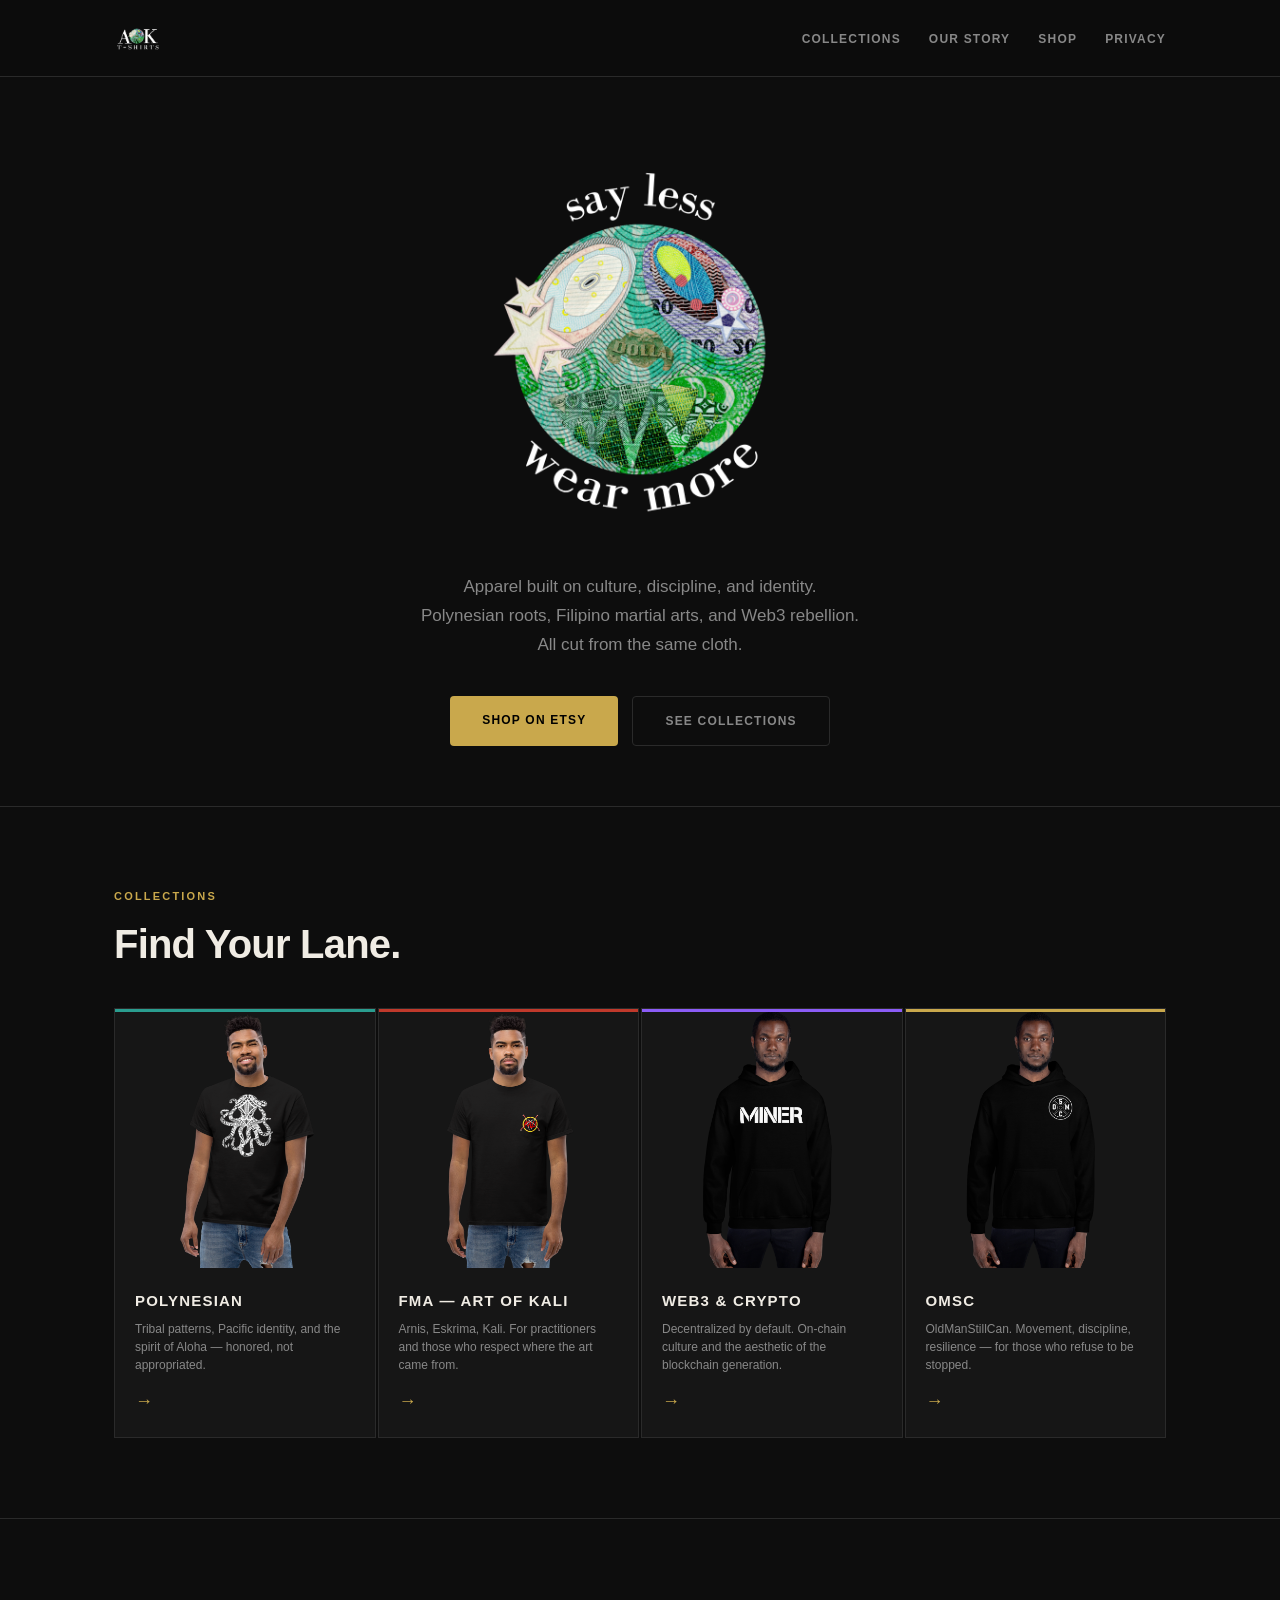
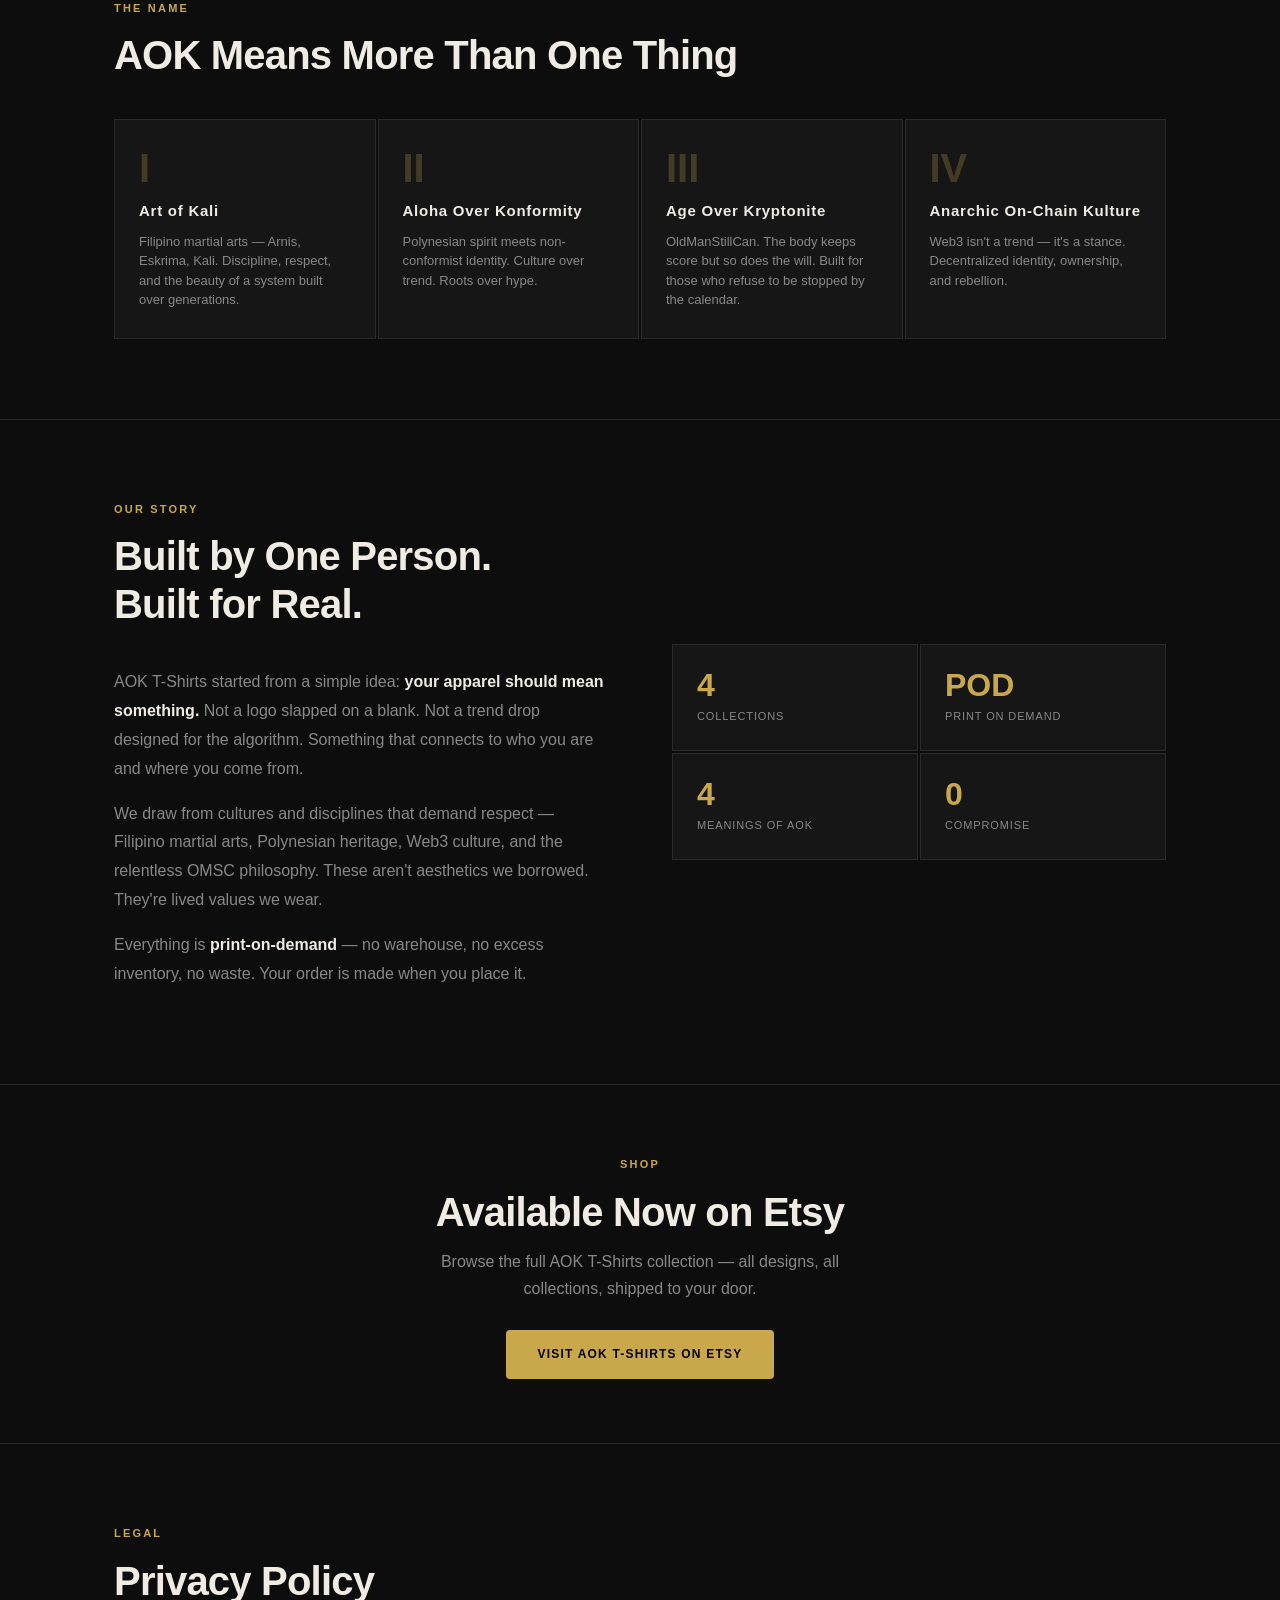
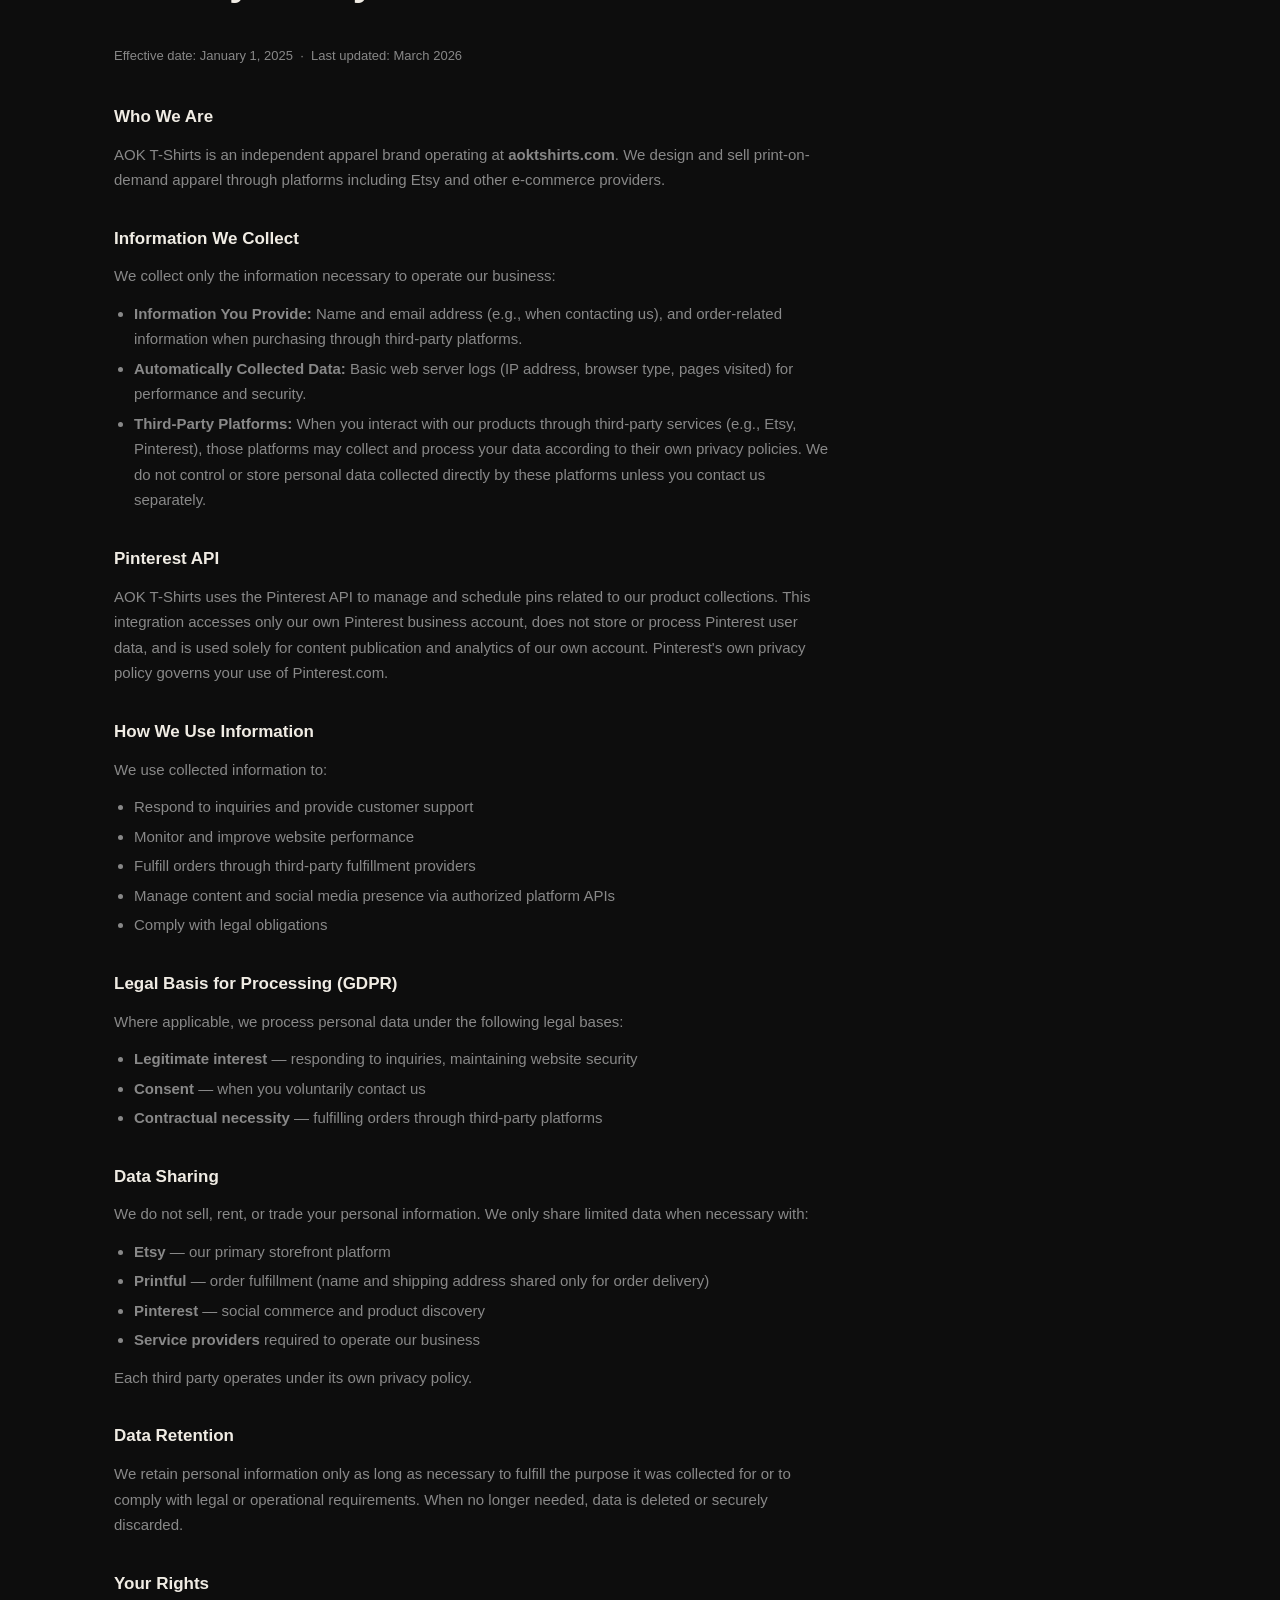
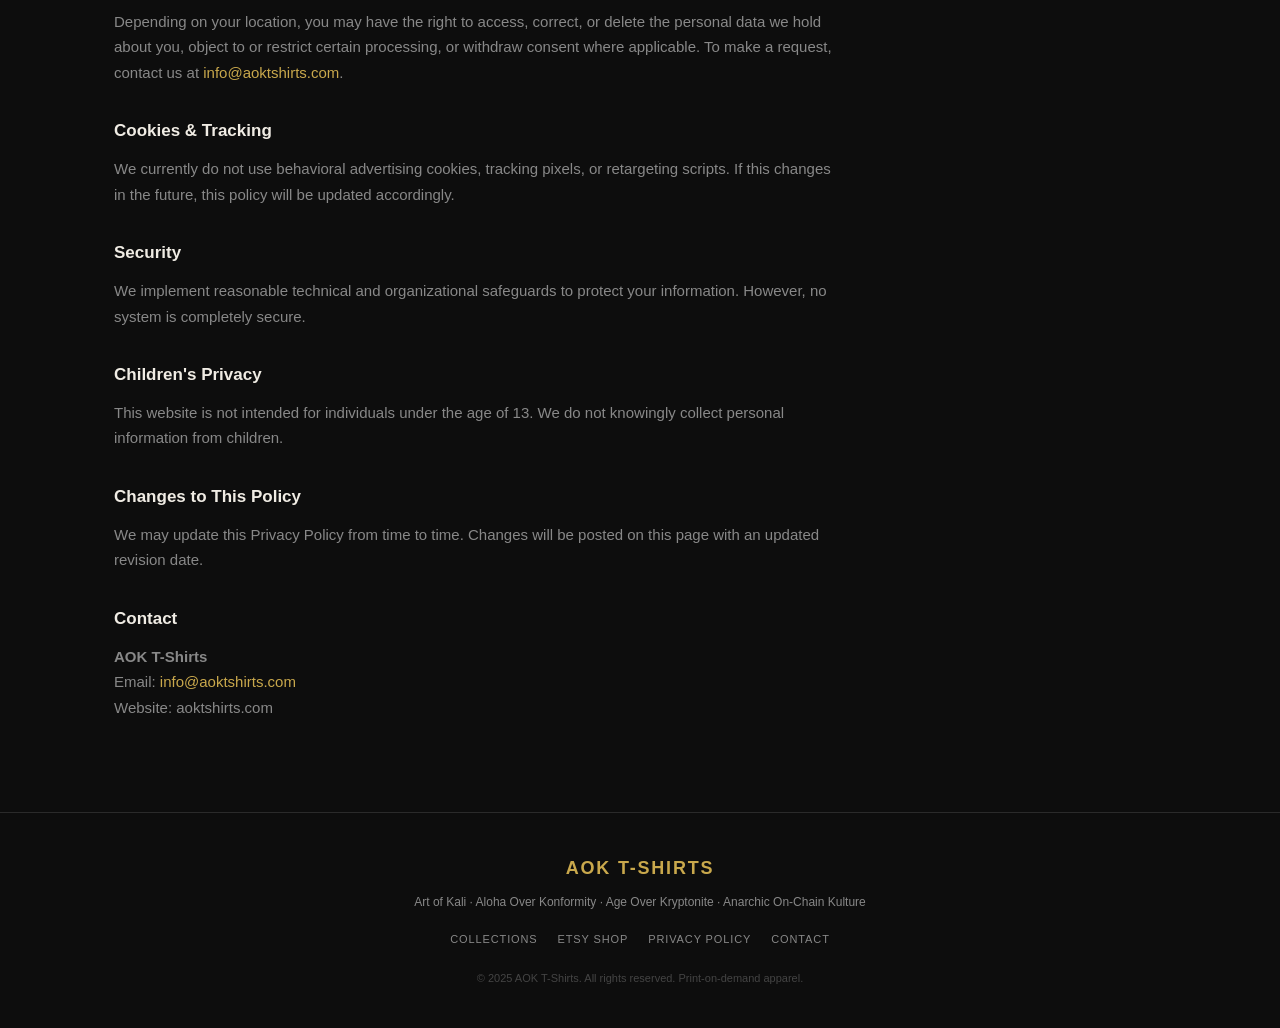
<file: index.html>
<!DOCTYPE html>
<html lang="en">
<head>
  <meta charset="UTF-8">
  <meta name="viewport" content="width=device-width, initial-scale=1.0">
  <title>AOK T-Shirts — Say Less Wear More</title>
  <meta name="description" content="AOK T-Shirts — Polynesian culture, Filipino martial arts, Web3 lifestyle, and OMSC apparel. Say less, wear more.">
  <link rel="icon" type="image/png" href="images/favicon.png">
  <link rel="stylesheet" href="style.css">
</head>
<body>

  <nav>
    <div class="nav-inner">
      <a href="index.html" class="nav-logo"><img src="images/logo.png" alt="AOK T-Shirts"></a>
      <ul class="nav-links">
        <li><a href="#collections">Collections</a></li>
        <li><a href="#story">Our Story</a></li>
        <li><a href="https://www.etsy.com/shop/AOKTshirts" target="_blank" rel="noopener">Shop</a></li>
        <li><a href="#privacy">Privacy</a></li>
      </ul>
    </div>
  </nav>

  <!-- HERO -->
  <div class="hero">
    <img src="images/tagline.png" alt="Say Less Wear More" class="hero-tagline-img">
    <p class="hero-sub">
      Apparel built on culture, discipline, and identity.<br>
      Polynesian roots, Filipino martial arts, and Web3 rebellion.<br>
      All cut from the same cloth.
    </p>
    <div class="cta-group">
      <a class="btn btn-primary" href="https://www.etsy.com/shop/AOKTshirts" target="_blank" rel="noopener">Shop on Etsy</a>
      <a class="btn btn-outline" href="#collections">See Collections</a>
    </div>
  </div>

  <hr class="divider">

  <!-- COLLECTIONS -->
  <section id="collections">
    <div class="section-label">Collections</div>
    <h2>Find Your Lane.</h2>
    <div class="collection-grid">

      <a href="polynesian.html" class="collection-card card-poly">
        <img src="images/poly-1.png" alt="Polynesian Collection">
        <div class="collection-card-body">
          <div class="collection-card-name">Polynesian</div>
          <div class="collection-card-desc">Tribal patterns, Pacific identity, and the spirit of Aloha — honored, not appropriated.</div>
          <span class="collection-card-arrow">→</span>
        </div>
      </a>

      <a href="fma.html" class="collection-card card-fma">
        <img src="images/fma-1.png" alt="FMA Collection">
        <div class="collection-card-body">
          <div class="collection-card-name">FMA — Art of Kali</div>
          <div class="collection-card-desc">Arnis, Eskrima, Kali. For practitioners and those who respect where the art came from.</div>
          <span class="collection-card-arrow">→</span>
        </div>
      </a>

      <a href="web3.html" class="collection-card card-web3">
        <img src="images/web3-1.png" alt="Web3 Collection">
        <div class="collection-card-body">
          <div class="collection-card-name">Web3 &amp; Crypto</div>
          <div class="collection-card-desc">Decentralized by default. On-chain culture and the aesthetic of the blockchain generation.</div>
          <span class="collection-card-arrow">→</span>
        </div>
      </a>

      <a href="omsc.html" class="collection-card card-omsc">
        <img src="images/omsc-1.png" alt="OMSC Collection">
        <div class="collection-card-body">
          <div class="collection-card-name">OMSC</div>
          <div class="collection-card-desc">OldManStillCan. Movement, discipline, resilience — for those who refuse to be stopped.</div>
          <span class="collection-card-arrow">→</span>
        </div>
      </a>

    </div>
  </section>

  <hr class="divider">

  <!-- THE NAME -->
  <section>
    <div class="section-label">The Name</div>
    <h2>AOK Means More Than One Thing</h2>
    <div class="acronym-grid">
      <div class="acronym-card">
        <div class="acronym-letter">I</div>
        <div class="acronym-title">Art of Kali</div>
        <div class="acronym-desc">Filipino martial arts — Arnis, Eskrima, Kali. Discipline, respect, and the beauty of a system built over generations.</div>
      </div>
      <div class="acronym-card">
        <div class="acronym-letter">II</div>
        <div class="acronym-title">Aloha Over Konformity</div>
        <div class="acronym-desc">Polynesian spirit meets non-conformist identity. Culture over trend. Roots over hype.</div>
      </div>
      <div class="acronym-card">
        <div class="acronym-letter">III</div>
        <div class="acronym-title">Age Over Kryptonite</div>
        <div class="acronym-desc">OldManStillCan. The body keeps score but so does the will. Built for those who refuse to be stopped by the calendar.</div>
      </div>
      <div class="acronym-card">
        <div class="acronym-letter">IV</div>
        <div class="acronym-title">Anarchic On-Chain Kulture</div>
        <div class="acronym-desc">Web3 isn't a trend — it's a stance. Decentralized identity, ownership, and rebellion.</div>
      </div>
    </div>
  </section>

  <hr class="divider">

  <!-- STORY -->
  <section id="story">
    <div class="story-layout">
      <div class="story-text">
        <div class="section-label">Our Story</div>
        <h2>Built by One Person.<br>Built for Real.</h2>
        <p>AOK T-Shirts started from a simple idea: <strong>your apparel should mean something.</strong> Not a logo slapped on a blank. Not a trend drop designed for the algorithm. Something that connects to who you are and where you come from.</p>
        <p>We draw from cultures and disciplines that demand respect — Filipino martial arts, Polynesian heritage, Web3 culture, and the relentless OMSC philosophy. These aren't aesthetics we borrowed. They're lived values we wear.</p>
        <p>Everything is <strong>print-on-demand</strong> — no warehouse, no excess inventory, no waste. Your order is made when you place it.</p>
      </div>
      <div class="story-stats">
        <div class="stat-card">
          <div class="stat-number">4</div>
          <div class="stat-label">Collections</div>
        </div>
        <div class="stat-card">
          <div class="stat-number">POD</div>
          <div class="stat-label">Print on Demand</div>
        </div>
        <div class="stat-card">
          <div class="stat-number">4</div>
          <div class="stat-label">Meanings of AOK</div>
        </div>
        <div class="stat-card">
          <div class="stat-number">0</div>
          <div class="stat-label">Compromise</div>
        </div>
      </div>
    </div>
  </section>

  <hr class="divider">

  <!-- SHOP CTA -->
  <section style="text-align:center; padding: 64px 24px;">
    <div class="section-label" style="display:inline-block; margin-bottom:14px;">Shop</div>
    <h2 style="margin-bottom:12px;">Available Now on Etsy</h2>
    <p style="color:var(--muted); margin-bottom:28px; font-size:16px; max-width:480px; margin-left:auto; margin-right:auto;">Browse the full AOK T-Shirts collection — all designs, all collections, shipped to your door.</p>
    <a class="btn btn-primary" href="https://www.etsy.com/shop/AOKTshirts" target="_blank" rel="noopener">Visit AOK T-Shirts on Etsy</a>
  </section>

  <hr class="divider">

  <!-- PRIVACY -->
  <section id="privacy">
    <div class="section-label">Legal</div>
    <h2>Privacy Policy</h2>
    <p style="color:var(--muted); margin-bottom:36px; font-size:13px;">Effective date: January 1, 2025 &nbsp;·&nbsp; Last updated: March 2026</p>
    <div class="privacy-content" style="max-width:720px;">

      <h3>Who We Are</h3>
      <p>AOK T-Shirts is an independent apparel brand operating at <strong>aoktshirts.com</strong>. We design and sell print-on-demand apparel through platforms including Etsy and other e-commerce providers.</p>

      <h3>Information We Collect</h3>
      <p>We collect only the information necessary to operate our business:</p>
      <ul>
        <li><strong>Information You Provide:</strong> Name and email address (e.g., when contacting us), and order-related information when purchasing through third-party platforms.</li>
        <li><strong>Automatically Collected Data:</strong> Basic web server logs (IP address, browser type, pages visited) for performance and security.</li>
        <li><strong>Third-Party Platforms:</strong> When you interact with our products through third-party services (e.g., Etsy, Pinterest), those platforms may collect and process your data according to their own privacy policies. We do not control or store personal data collected directly by these platforms unless you contact us separately.</li>
      </ul>

      <h3>Pinterest API</h3>
      <p>AOK T-Shirts uses the Pinterest API to manage and schedule pins related to our product collections. This integration accesses only our own Pinterest business account, does not store or process Pinterest user data, and is used solely for content publication and analytics of our own account. Pinterest's own privacy policy governs your use of Pinterest.com.</p>

      <h3>How We Use Information</h3>
      <p>We use collected information to:</p>
      <ul>
        <li>Respond to inquiries and provide customer support</li>
        <li>Monitor and improve website performance</li>
        <li>Fulfill orders through third-party fulfillment providers</li>
        <li>Manage content and social media presence via authorized platform APIs</li>
        <li>Comply with legal obligations</li>
      </ul>

      <h3>Legal Basis for Processing (GDPR)</h3>
      <p>Where applicable, we process personal data under the following legal bases:</p>
      <ul>
        <li><strong>Legitimate interest</strong> — responding to inquiries, maintaining website security</li>
        <li><strong>Consent</strong> — when you voluntarily contact us</li>
        <li><strong>Contractual necessity</strong> — fulfilling orders through third-party platforms</li>
      </ul>

      <h3>Data Sharing</h3>
      <p>We do not sell, rent, or trade your personal information. We only share limited data when necessary with:</p>
      <ul>
        <li><strong>Etsy</strong> — our primary storefront platform</li>
        <li><strong>Printful</strong> — order fulfillment (name and shipping address shared only for order delivery)</li>
        <li><strong>Pinterest</strong> — social commerce and product discovery</li>
        <li><strong>Service providers</strong> required to operate our business</li>
      </ul>
      <p>Each third party operates under its own privacy policy.</p>

      <h3>Data Retention</h3>
      <p>We retain personal information only as long as necessary to fulfill the purpose it was collected for or to comply with legal or operational requirements. When no longer needed, data is deleted or securely discarded.</p>

      <h3>Your Rights</h3>
      <p>Depending on your location, you may have the right to access, correct, or delete the personal data we hold about you, object to or restrict certain processing, or withdraw consent where applicable. To make a request, contact us at <a href="mailto:info@aoktshirts.com">info@aoktshirts.com</a>.</p>

      <h3>Cookies &amp; Tracking</h3>
      <p>We currently do not use behavioral advertising cookies, tracking pixels, or retargeting scripts. If this changes in the future, this policy will be updated accordingly.</p>

      <h3>Security</h3>
      <p>We implement reasonable technical and organizational safeguards to protect your information. However, no system is completely secure.</p>

      <h3>Children's Privacy</h3>
      <p>This website is not intended for individuals under the age of 13. We do not knowingly collect personal information from children.</p>

      <h3>Changes to This Policy</h3>
      <p>We may update this Privacy Policy from time to time. Changes will be posted on this page with an updated revision date.</p>

      <h3>Contact</h3>
      <p><strong>AOK T-Shirts</strong><br>Email: <a href="mailto:info@aoktshirts.com">info@aoktshirts.com</a><br>Website: aoktshirts.com</p>

    </div>
  </section>

  <footer>
    <div class="footer-inner">
      <div class="footer-logo">AOK T-SHIRTS</div>
      <div class="footer-tagline">Art of Kali · Aloha Over Konformity · Age Over Kryptonite · Anarchic On-Chain Kulture</div>
      <div class="footer-links">
        <a href="#collections">Collections</a>
        <a href="https://www.etsy.com/shop/AOKTshirts" target="_blank" rel="noopener">Etsy Shop</a>
        <a href="#privacy">Privacy Policy</a>
        <a href="mailto:info@aoktshirts.com">Contact</a>
      </div>
      <div class="footer-copy">&copy; 2025 AOK T-Shirts. All rights reserved. Print-on-demand apparel.</div>
    </div>
  </footer>

  <script src="carousel.js"></script>
</body>
</html>
</file>
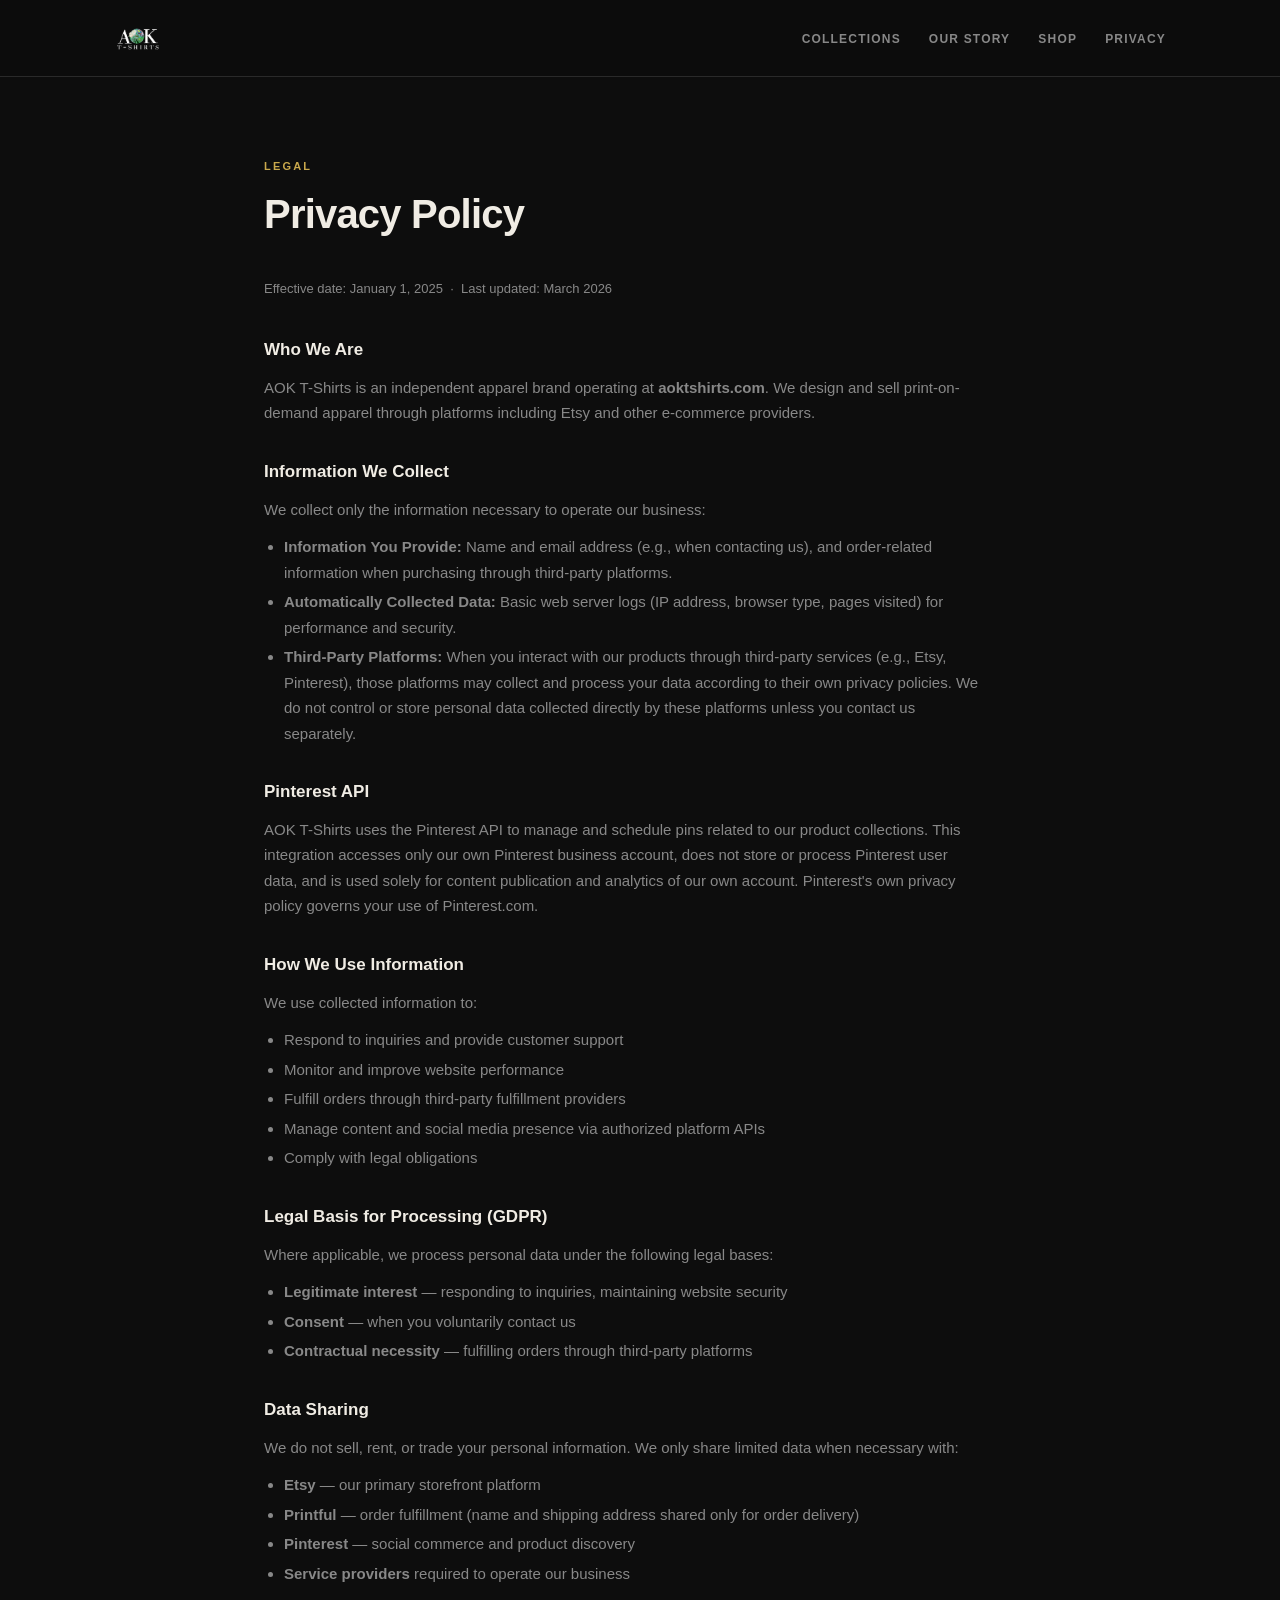
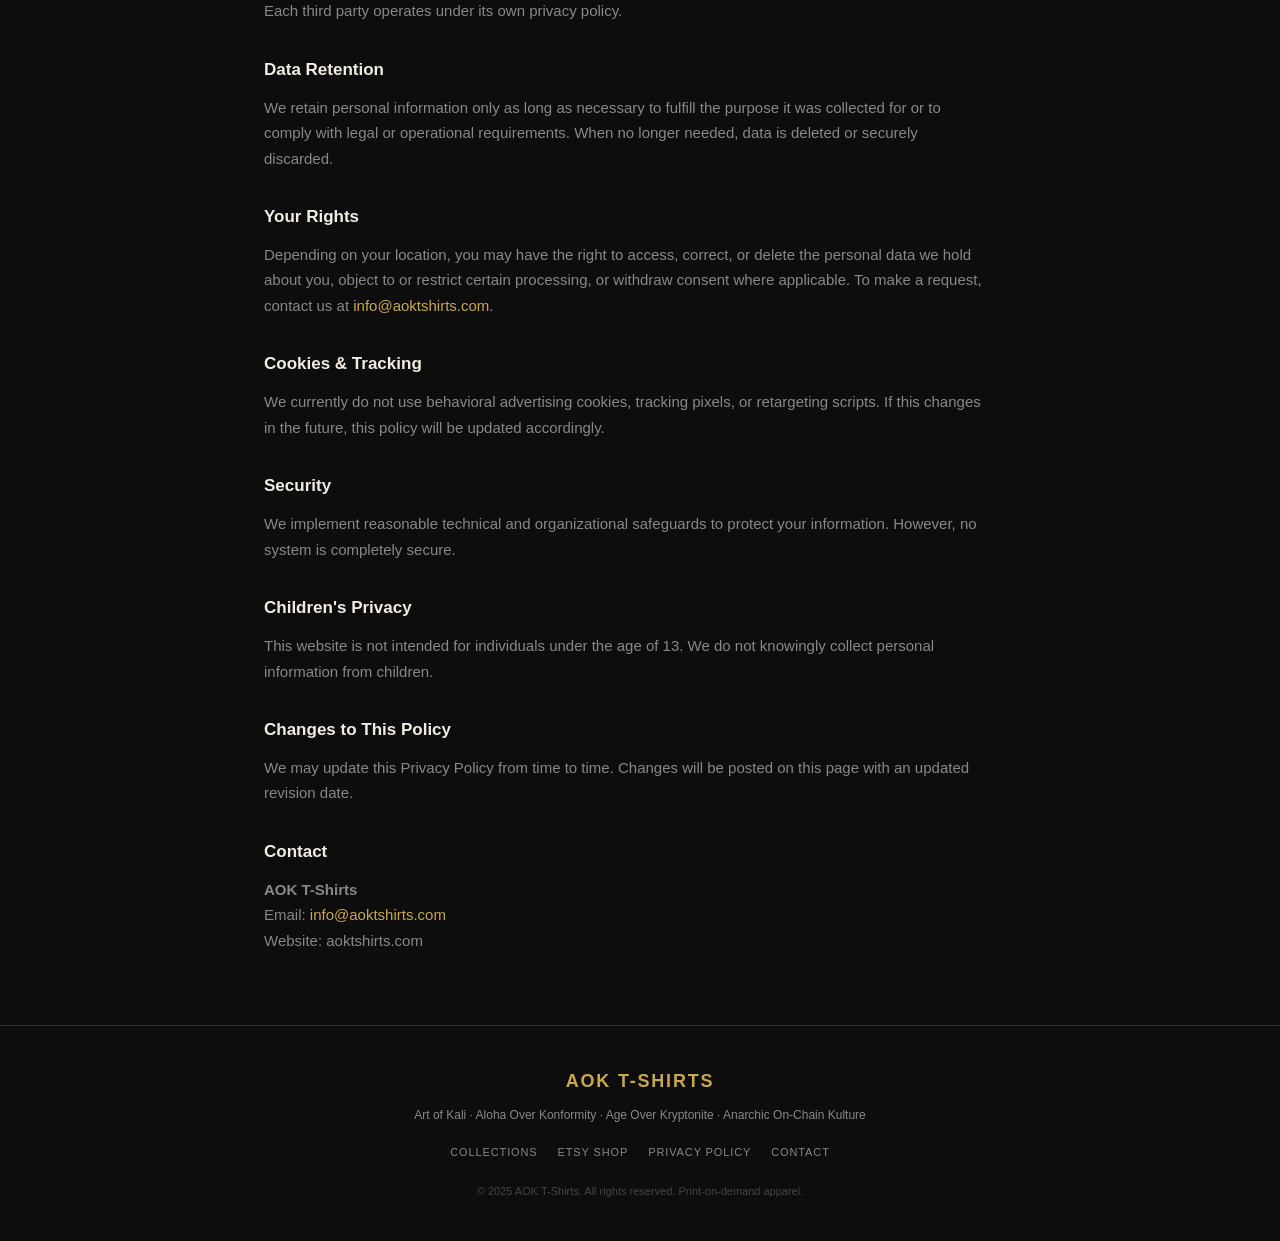
<file: aoktshirts-privacy-policy.html>
<!DOCTYPE html>
<html lang="en">
<head>
  <meta charset="UTF-8">
  <meta name="viewport" content="width=device-width, initial-scale=1.0">
  <title>Privacy Policy — AOK T-Shirts</title>
  <meta name="description" content="Privacy Policy for AOK T-Shirts (aoktshirts.com)">
  <link rel="icon" type="image/png" href="images/favicon.png">
  <link rel="stylesheet" href="style.css">
</head>
<body>

  <nav>
    <div class="nav-inner">
      <a href="index.html" class="nav-logo"><img src="images/logo.png" alt="AOK T-Shirts"></a>
      <ul class="nav-links">
        <li><a href="index.html#collections">Collections</a></li>
        <li><a href="index.html#story">Our Story</a></li>
        <li><a href="https://www.etsy.com/shop/AOKTshirts" target="_blank" rel="noopener">Shop</a></li>
        <li><a href="privacy-policy.html">Privacy</a></li>
      </ul>
    </div>
  </nav>

  <section style="padding: 80px 24px 60px; max-width: 800px; margin: 0 auto;">
    <div class="section-label">Legal</div>
    <h2>Privacy Policy</h2>
    <p style="color:var(--muted); margin-bottom:36px; font-size:13px;">Effective date: January 1, 2025 &nbsp;·&nbsp; Last updated: March 2026</p>
    <div class="privacy-content" style="max-width:720px;">

      <h3>Who We Are</h3>
      <p>AOK T-Shirts is an independent apparel brand operating at <strong>aoktshirts.com</strong>. We design and sell print-on-demand apparel through platforms including Etsy and other e-commerce providers.</p>

      <h3>Information We Collect</h3>
      <p>We collect only the information necessary to operate our business:</p>
      <ul>
        <li><strong>Information You Provide:</strong> Name and email address (e.g., when contacting us), and order-related information when purchasing through third-party platforms.</li>
        <li><strong>Automatically Collected Data:</strong> Basic web server logs (IP address, browser type, pages visited) for performance and security.</li>
        <li><strong>Third-Party Platforms:</strong> When you interact with our products through third-party services (e.g., Etsy, Pinterest), those platforms may collect and process your data according to their own privacy policies. We do not control or store personal data collected directly by these platforms unless you contact us separately.</li>
      </ul>

      <h3>Pinterest API</h3>
      <p>AOK T-Shirts uses the Pinterest API to manage and schedule pins related to our product collections. This integration accesses only our own Pinterest business account, does not store or process Pinterest user data, and is used solely for content publication and analytics of our own account. Pinterest's own privacy policy governs your use of Pinterest.com.</p>

      <h3>How We Use Information</h3>
      <p>We use collected information to:</p>
      <ul>
        <li>Respond to inquiries and provide customer support</li>
        <li>Monitor and improve website performance</li>
        <li>Fulfill orders through third-party fulfillment providers</li>
        <li>Manage content and social media presence via authorized platform APIs</li>
        <li>Comply with legal obligations</li>
      </ul>

      <h3>Legal Basis for Processing (GDPR)</h3>
      <p>Where applicable, we process personal data under the following legal bases:</p>
      <ul>
        <li><strong>Legitimate interest</strong> — responding to inquiries, maintaining website security</li>
        <li><strong>Consent</strong> — when you voluntarily contact us</li>
        <li><strong>Contractual necessity</strong> — fulfilling orders through third-party platforms</li>
      </ul>

      <h3>Data Sharing</h3>
      <p>We do not sell, rent, or trade your personal information. We only share limited data when necessary with:</p>
      <ul>
        <li><strong>Etsy</strong> — our primary storefront platform</li>
        <li><strong>Printful</strong> — order fulfillment (name and shipping address shared only for order delivery)</li>
        <li><strong>Pinterest</strong> — social commerce and product discovery</li>
        <li><strong>Service providers</strong> required to operate our business</li>
      </ul>
      <p>Each third party operates under its own privacy policy.</p>

      <h3>Data Retention</h3>
      <p>We retain personal information only as long as necessary to fulfill the purpose it was collected for or to comply with legal or operational requirements. When no longer needed, data is deleted or securely discarded.</p>

      <h3>Your Rights</h3>
      <p>Depending on your location, you may have the right to access, correct, or delete the personal data we hold about you, object to or restrict certain processing, or withdraw consent where applicable. To make a request, contact us at <a href="mailto:info@aoktshirts.com">info@aoktshirts.com</a>.</p>

      <h3>Cookies &amp; Tracking</h3>
      <p>We currently do not use behavioral advertising cookies, tracking pixels, or retargeting scripts. If this changes in the future, this policy will be updated accordingly.</p>

      <h3>Security</h3>
      <p>We implement reasonable technical and organizational safeguards to protect your information. However, no system is completely secure.</p>

      <h3>Children's Privacy</h3>
      <p>This website is not intended for individuals under the age of 13. We do not knowingly collect personal information from children.</p>

      <h3>Changes to This Policy</h3>
      <p>We may update this Privacy Policy from time to time. Changes will be posted on this page with an updated revision date.</p>

      <h3>Contact</h3>
      <p><strong>AOK T-Shirts</strong><br>Email: <a href="mailto:info@aoktshirts.com">info@aoktshirts.com</a><br>Website: aoktshirts.com</p>

    </div>
  </section>

  <footer>
    <div class="footer-inner">
      <div class="footer-logo">AOK T-SHIRTS</div>
      <div class="footer-tagline">Art of Kali · Aloha Over Konformity · Age Over Kryptonite · Anarchic On-Chain Kulture</div>
      <div class="footer-links">
        <a href="index.html#collections">Collections</a>
        <a href="https://www.etsy.com/shop/AOKTshirts" target="_blank" rel="noopener">Etsy Shop</a>
        <a href="privacy-policy.html">Privacy Policy</a>
        <a href="mailto:info@aoktshirts.com">Contact</a>
      </div>
      <div class="footer-copy">&copy; 2025 AOK T-Shirts. All rights reserved. Print-on-demand apparel.</div>
    </div>
  </footer>

</body>
</html>
</file>
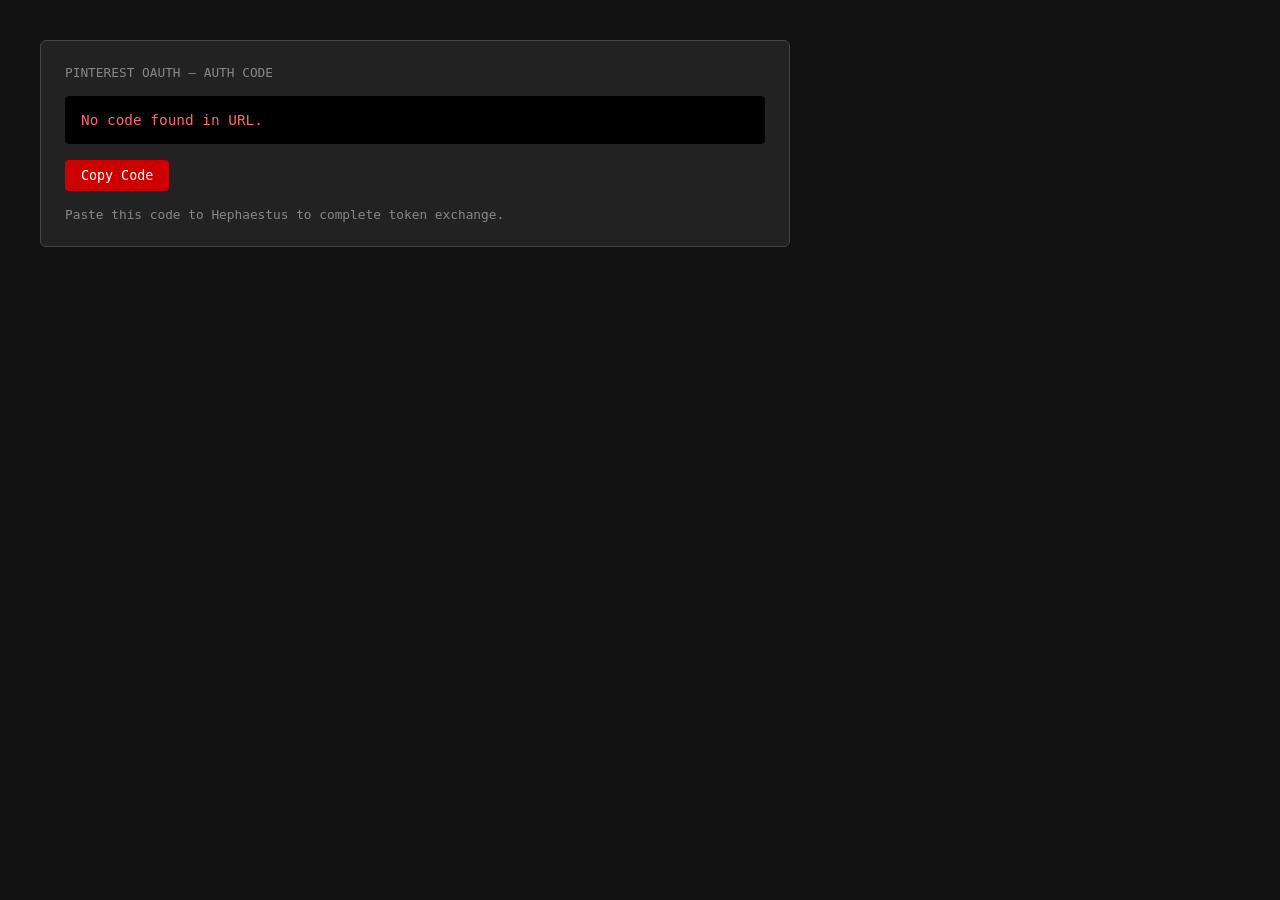
<file: callback.html>
<!DOCTYPE html>
<html lang="en">
<head>
  <meta charset="UTF-8" />
  <title>Pinterest OAuth Callback</title>
  <style>
    body { font-family: monospace; background: #111; color: #eee; padding: 2rem; }
    .box { background: #222; border: 1px solid #444; padding: 1.5rem; border-radius: 6px; max-width: 700px; }
    .code { background: #000; color: #0f0; padding: 1rem; border-radius: 4px; word-break: break-all; font-size: 0.9rem; margin: 1rem 0; }
    .label { color: #888; font-size: 0.8rem; margin-bottom: 0.25rem; }
    button { background: #c00; color: #fff; border: none; padding: 0.5rem 1rem; border-radius: 4px; cursor: pointer; font-family: monospace; }
  </style>
</head>
<body>
  <div class="box">
    <div class="label">PINTEREST OAUTH — AUTH CODE</div>
    <div class="code" id="code-display">Reading...</div>
    <button onclick="copyCode()">Copy Code</button>
    <div style="margin-top:1rem; color:#888; font-size:0.8rem;">Paste this code to Hephaestus to complete token exchange.</div>
  </div>
  <script>
    const params = new URLSearchParams(window.location.search);
    const code = params.get('code');
    const error = params.get('error');
    const el = document.getElementById('code-display');

    if (code) {
      el.textContent = code;
    } else if (error) {
      el.style.color = '#f66';
      el.textContent = 'Error: ' + error + ' — ' + (params.get('error_description') || '');
    } else {
      el.style.color = '#f66';
      el.textContent = 'No code found in URL.';
    }

    function copyCode() {
      navigator.clipboard.writeText(code || '').then(() => {
        document.querySelector('button').textContent = 'Copied!';
        setTimeout(() => document.querySelector('button').textContent = 'Copy Code', 2000);
      });
    }
  </script>
</body>
</html>
</file>
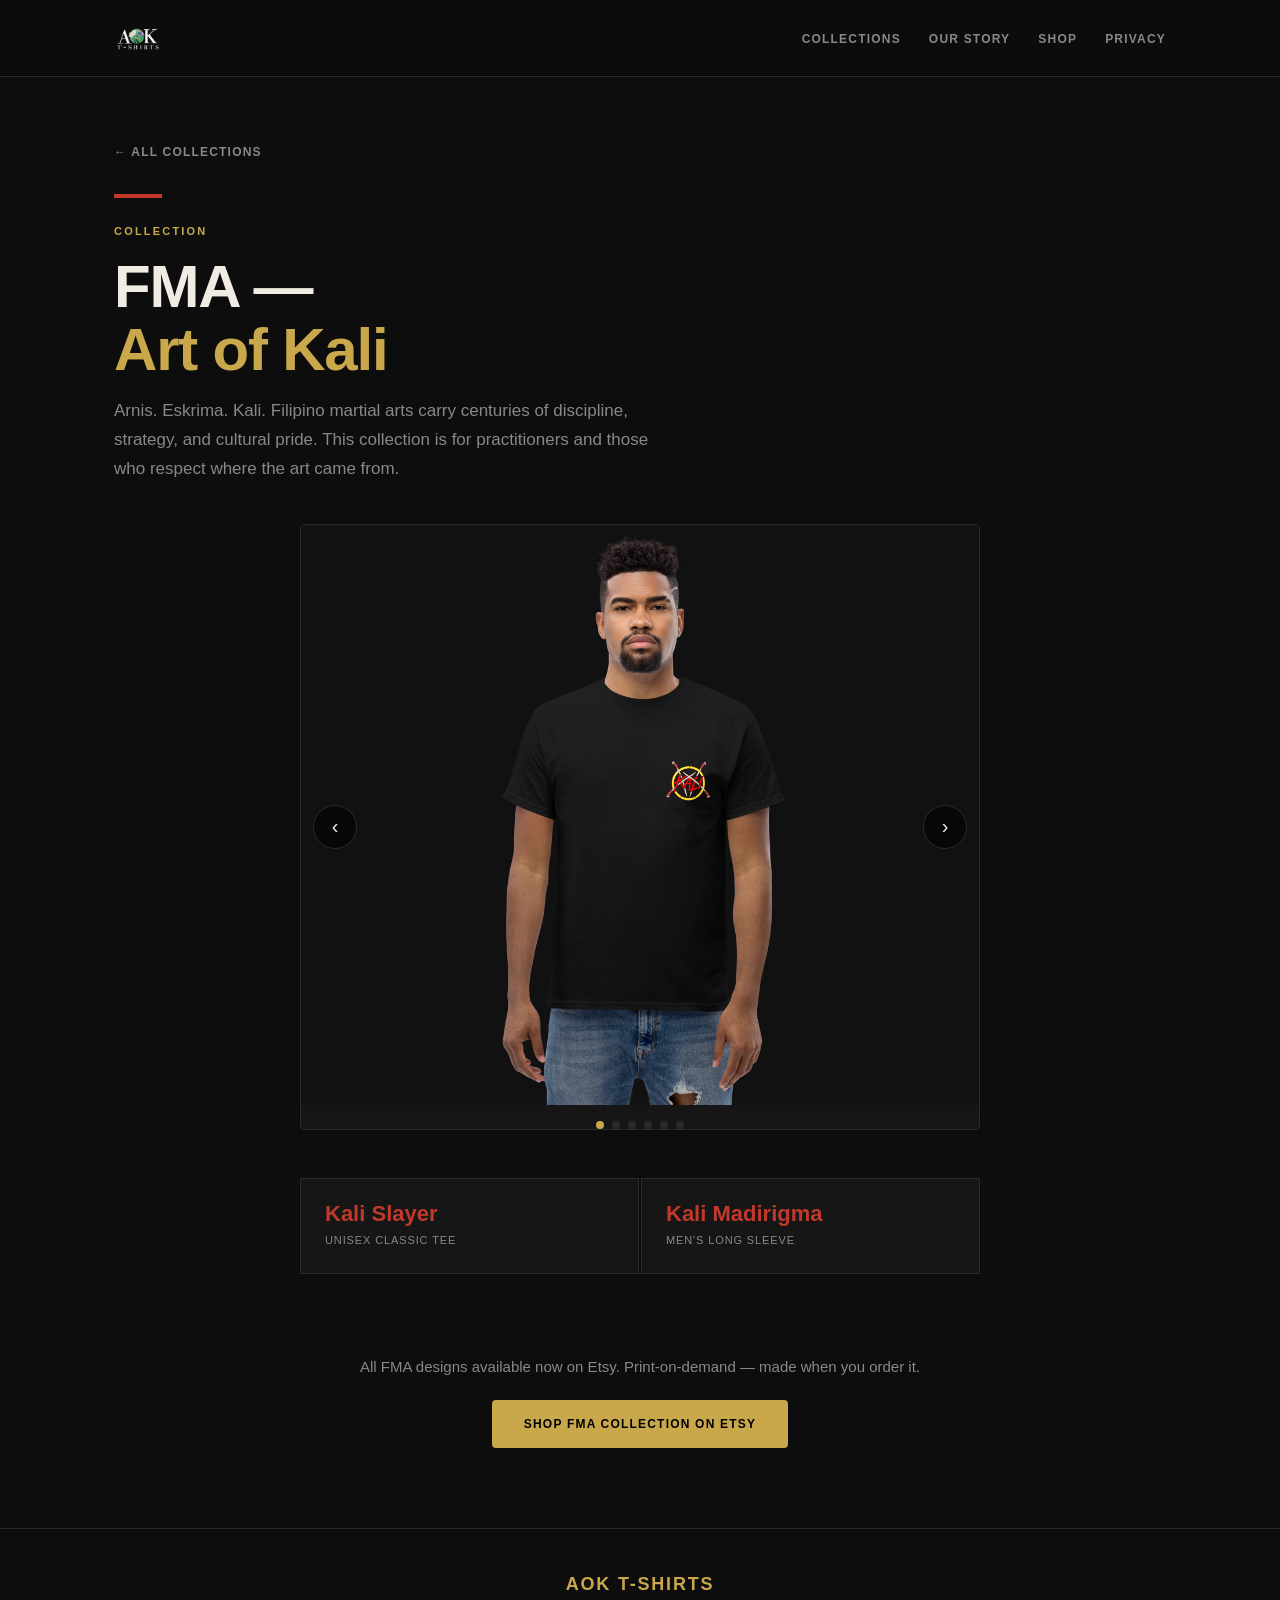
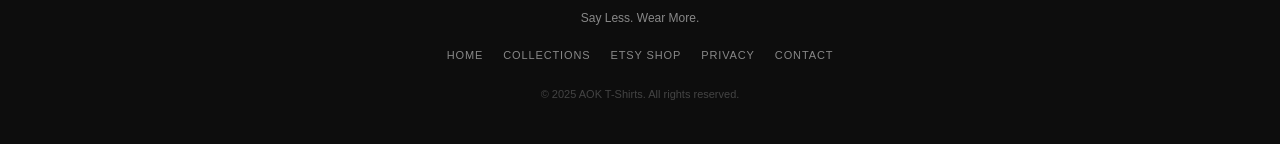
<file: fma.html>
<!DOCTYPE html>
<html lang="en">
<head>
  <meta charset="UTF-8">
  <meta name="viewport" content="width=device-width, initial-scale=1.0">
  <title>FMA — Art of Kali | AOK T-Shirts</title>
  <meta name="description" content="Filipino Martial Arts apparel — Arnis, Eskrima, Kali. AOK T-Shirts FMA collection.">
  <link rel="icon" type="image/png" href="images/favicon.png">
  <link rel="stylesheet" href="style.css">
  <style>
    .collection-accent { color: #c0392b; }
    .collection-bar { height: 4px; background: #c0392b; width: 48px; margin-bottom: 24px; }
  </style>
</head>
<body>

  <nav>
    <div class="nav-inner">
      <a href="index.html" class="nav-logo"><img src="images/logo.png" alt="AOK T-Shirts"></a>
      <ul class="nav-links">
        <li><a href="index.html#collections">Collections</a></li>
        <li><a href="index.html#story">Our Story</a></li>
        <li><a href="https://www.etsy.com/shop/AOKTshirts" target="_blank" rel="noopener">Shop</a></li>
        <li><a href="index.html#privacy">Privacy</a></li>
      </ul>
    </div>
  </nav>

  <div class="collection-hero">
    <a href="index.html#collections" class="back-link">← All Collections</a>
    <div class="collection-bar"></div>
    <div class="section-label">Collection</div>
    <h1>FMA —<br><em class="collection-accent">Art of Kali</em></h1>
    <p>Arnis. Eskrima. Kali. Filipino martial arts carry centuries of discipline, strategy, and cultural pride. This collection is for practitioners and those who respect where the art came from.</p>
  </div>

  <div class="collection-body">

    <div class="carousel-wrap">
      <div class="carousel">
        <div class="carousel-track">
          <div class="carousel-slide active"><img src="images/fma-1.png" alt="Kali Slayer — Front"></div>
          <div class="carousel-slide"><img src="images/fma-2.png" alt="Kali Slayer — Front and Back"></div>
          <div class="carousel-slide"><img src="images/fma-3.png" alt="Kali Slayer — Angle"></div>
          <div class="carousel-slide"><img src="images/fma-4.png" alt="Kali Madirigma — Front"></div>
          <div class="carousel-slide"><img src="images/fma-5.png" alt="Kali Madirigma — Angle"></div>
          <div class="carousel-slide"><img src="images/fma-6.png" alt="Kali Madirigma — Back"></div>
        </div>
        <button class="carousel-btn carousel-prev">&#8249;</button>
        <button class="carousel-btn carousel-next">&#8250;</button>
        <div class="carousel-dots">
          <button class="carousel-dot active"></button>
          <button class="carousel-dot"></button>
          <button class="carousel-dot"></button>
          <button class="carousel-dot"></button>
          <button class="carousel-dot"></button>
          <button class="carousel-dot"></button>
        </div>
      </div>
    </div>

    <div style="max-width:680px; margin:0 auto;">
      <div style="display:grid; grid-template-columns:1fr 1fr; gap:2px; margin-bottom:32px;">
        <div class="stat-card">
          <div class="stat-number" style="font-size:22px; color:#c0392b;">Kali Slayer</div>
          <div class="stat-label">Unisex Classic Tee</div>
        </div>
        <div class="stat-card">
          <div class="stat-number" style="font-size:22px; color:#c0392b;">Kali Madirigma</div>
          <div class="stat-label">Men's Long Sleeve</div>
        </div>
      </div>

      <div class="collection-shop-cta">
        <p>All FMA designs available now on Etsy. Print-on-demand — made when you order it.</p>
        <a class="btn btn-primary" href="https://www.etsy.com/shop/AOKTshirts" target="_blank" rel="noopener">Shop FMA Collection on Etsy</a>
      </div>
    </div>

  </div>

  <footer>
    <div class="footer-inner">
      <div class="footer-logo">AOK T-SHIRTS</div>
      <div class="footer-tagline">Say Less. Wear More.</div>
      <div class="footer-links">
        <a href="index.html">Home</a>
        <a href="index.html#collections">Collections</a>
        <a href="https://www.etsy.com/shop/AOKTshirts" target="_blank" rel="noopener">Etsy Shop</a>
        <a href="index.html#privacy">Privacy</a>
        <a href="mailto:info@aoktshirts.com">Contact</a>
      </div>
      <div class="footer-copy">&copy; 2025 AOK T-Shirts. All rights reserved.</div>
    </div>
  </footer>

  <script src="carousel.js"></script>
</body>
</html>
</file>
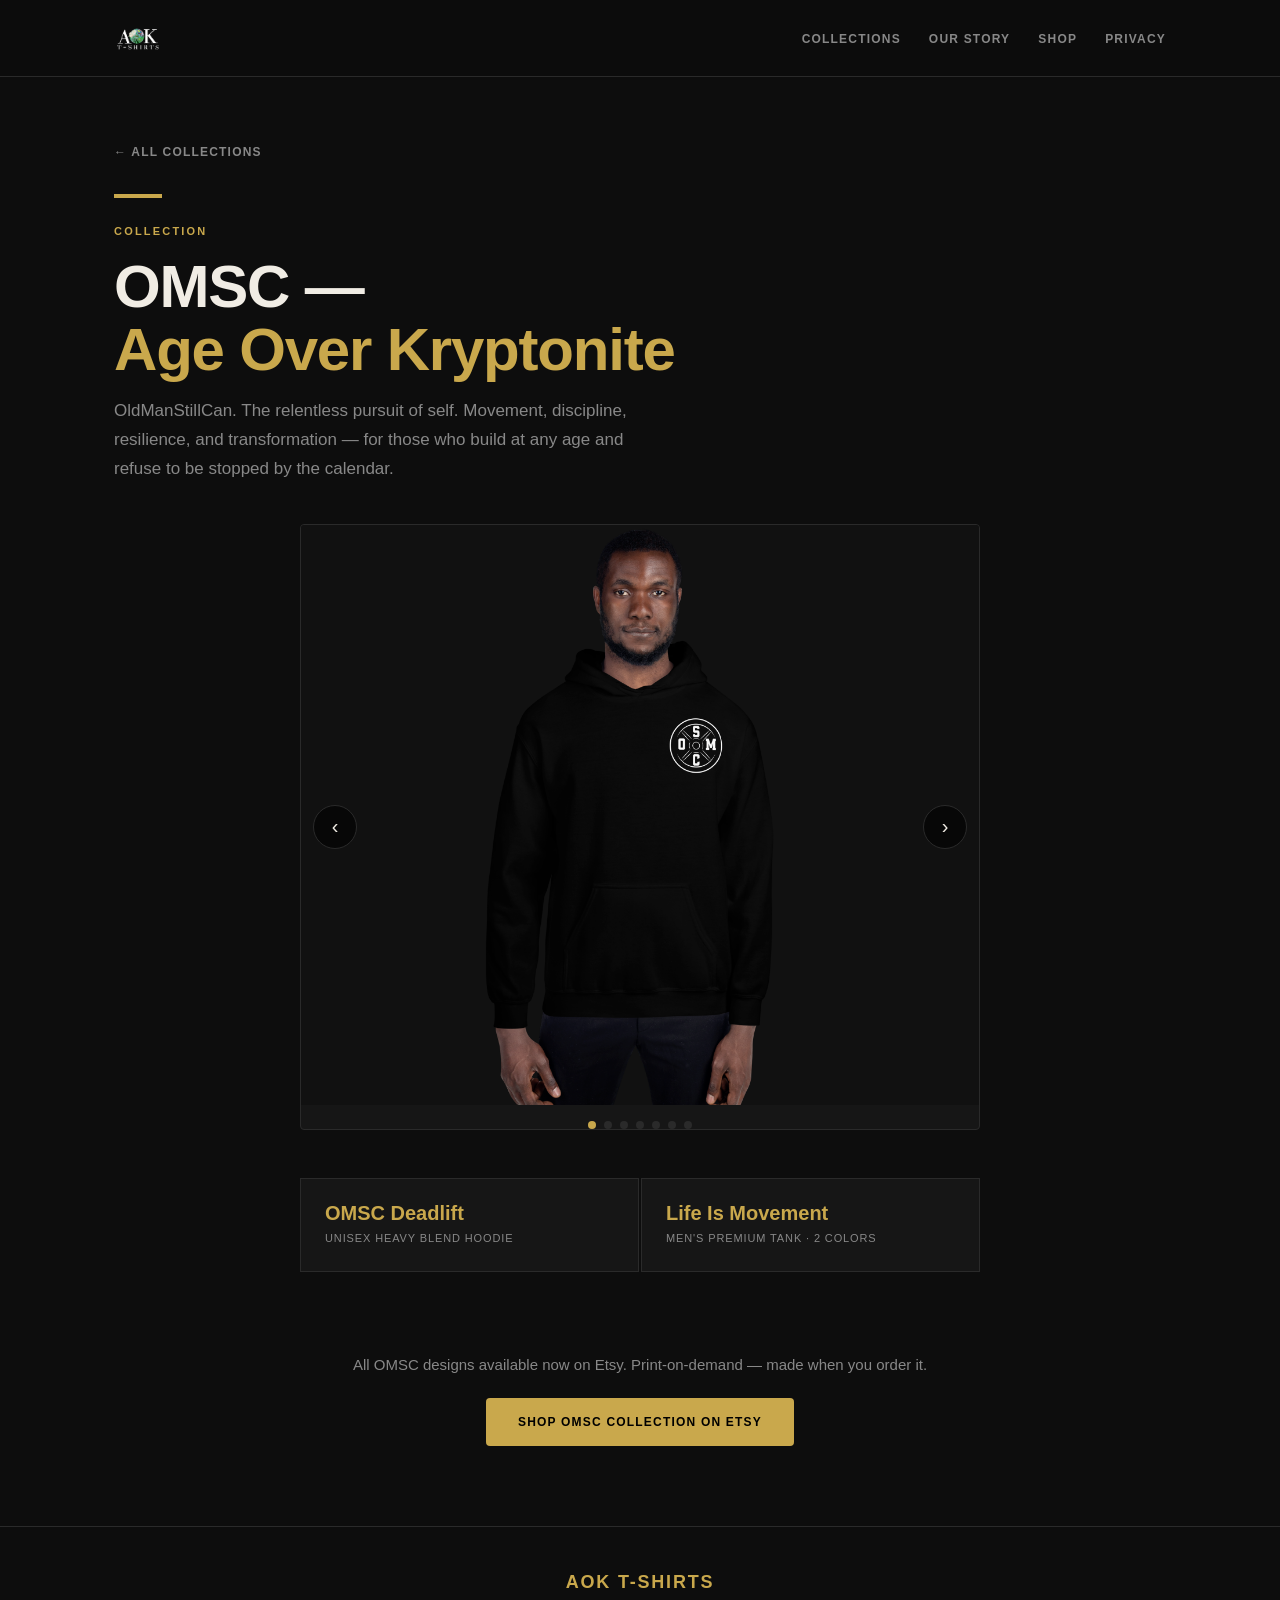
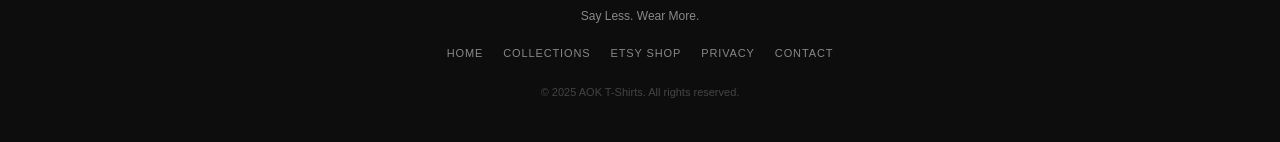
<file: omsc.html>
<!DOCTYPE html>
<html lang="en">
<head>
  <meta charset="UTF-8">
  <meta name="viewport" content="width=device-width, initial-scale=1.0">
  <title>OMSC Collection | AOK T-Shirts</title>
  <meta name="description" content="OldManStillCan apparel — movement, discipline, resilience. AOK T-Shirts OMSC collection.">
  <link rel="icon" type="image/png" href="images/favicon.png">
  <link rel="stylesheet" href="style.css">
  <style>
    .collection-accent { color: #c9a84c; }
    .collection-bar { height: 4px; background: #c9a84c; width: 48px; margin-bottom: 24px; }
  </style>
</head>
<body>

  <nav>
    <div class="nav-inner">
      <a href="index.html" class="nav-logo"><img src="images/logo.png" alt="AOK T-Shirts"></a>
      <ul class="nav-links">
        <li><a href="index.html#collections">Collections</a></li>
        <li><a href="index.html#story">Our Story</a></li>
        <li><a href="https://www.etsy.com/shop/AOKTshirts" target="_blank" rel="noopener">Shop</a></li>
        <li><a href="index.html#privacy">Privacy</a></li>
      </ul>
    </div>
  </nav>

  <div class="collection-hero">
    <a href="index.html#collections" class="back-link">← All Collections</a>
    <div class="collection-bar"></div>
    <div class="section-label">Collection</div>
    <h1>OMSC —<br><em class="collection-accent">Age Over Kryptonite</em></h1>
    <p>OldManStillCan. The relentless pursuit of self. Movement, discipline, resilience, and transformation — for those who build at any age and refuse to be stopped by the calendar.</p>
  </div>

  <div class="collection-body">

    <div class="carousel-wrap">
      <div class="carousel">
        <div class="carousel-track">
          <div class="carousel-slide active"><img src="images/omsc-1.png" alt="OMSC Deadlift Hoodie — Front"></div>
          <div class="carousel-slide"><img src="images/omsc-2.png" alt="OMSC Deadlift Hoodie — Flat Front"></div>
          <div class="carousel-slide"><img src="images/omsc-3.png" alt="OMSC Deadlift Hoodie — Back"></div>
          <div class="carousel-slide"><img src="images/omsc-4.png" alt="Life Is Movement Tank — Black Front"></div>
          <div class="carousel-slide"><img src="images/omsc-5.png" alt="Life Is Movement Tank — Black Back"></div>
          <div class="carousel-slide"><img src="images/omsc-6.png" alt="Life Is Movement Tank — Heather Front"></div>
          <div class="carousel-slide"><img src="images/omsc-7.png" alt="Life Is Movement Tank — Heather Back"></div>
        </div>
        <button class="carousel-btn carousel-prev">&#8249;</button>
        <button class="carousel-btn carousel-next">&#8250;</button>
        <div class="carousel-dots">
          <button class="carousel-dot active"></button>
          <button class="carousel-dot"></button>
          <button class="carousel-dot"></button>
          <button class="carousel-dot"></button>
          <button class="carousel-dot"></button>
          <button class="carousel-dot"></button>
          <button class="carousel-dot"></button>
        </div>
      </div>
    </div>

    <div style="max-width:680px; margin:0 auto;">
      <div style="display:grid; grid-template-columns:1fr 1fr; gap:2px; margin-bottom:32px;">
        <div class="stat-card">
          <div class="stat-number" style="font-size:20px; color:#c9a84c;">OMSC Deadlift</div>
          <div class="stat-label">Unisex Heavy Blend Hoodie</div>
        </div>
        <div class="stat-card">
          <div class="stat-number" style="font-size:20px; color:#c9a84c;">Life Is Movement</div>
          <div class="stat-label">Men's Premium Tank · 2 Colors</div>
        </div>
      </div>

      <div class="collection-shop-cta">
        <p>All OMSC designs available now on Etsy. Print-on-demand — made when you order it.</p>
        <a class="btn btn-primary" href="https://www.etsy.com/shop/AOKTshirts" target="_blank" rel="noopener">Shop OMSC Collection on Etsy</a>
      </div>
    </div>

  </div>

  <footer>
    <div class="footer-inner">
      <div class="footer-logo">AOK T-SHIRTS</div>
      <div class="footer-tagline">Say Less. Wear More.</div>
      <div class="footer-links">
        <a href="index.html">Home</a>
        <a href="index.html#collections">Collections</a>
        <a href="https://www.etsy.com/shop/AOKTshirts" target="_blank" rel="noopener">Etsy Shop</a>
        <a href="index.html#privacy">Privacy</a>
        <a href="mailto:info@aoktshirts.com">Contact</a>
      </div>
      <div class="footer-copy">&copy; 2025 AOK T-Shirts. All rights reserved.</div>
    </div>
  </footer>

  <script src="carousel.js"></script>
</body>
</html>
</file>
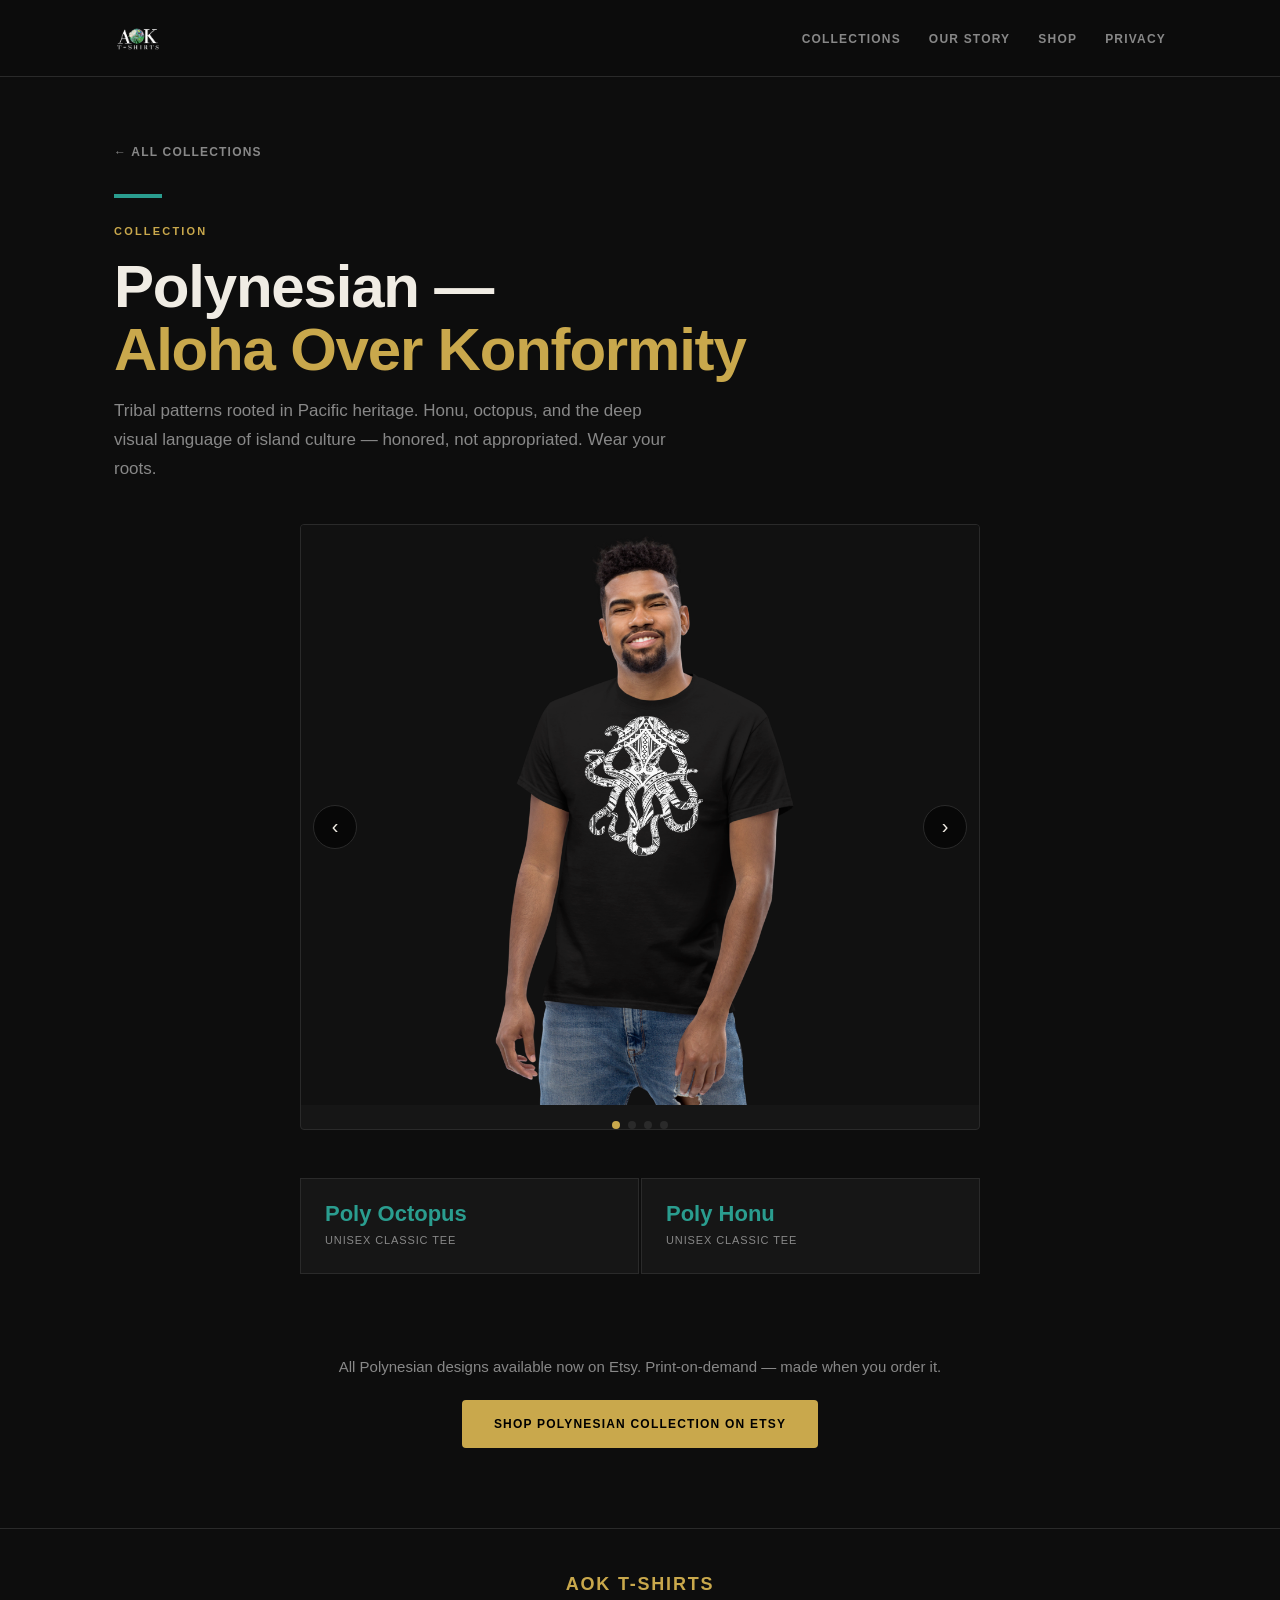
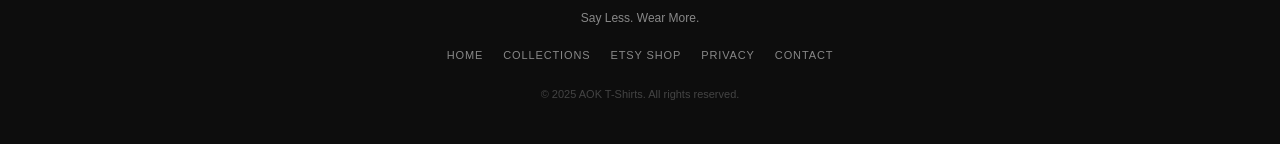
<file: polynesian.html>
<!DOCTYPE html>
<html lang="en">
<head>
  <meta charset="UTF-8">
  <meta name="viewport" content="width=device-width, initial-scale=1.0">
  <title>Polynesian Collection | AOK T-Shirts</title>
  <meta name="description" content="Polynesian tribal apparel — Honu, octopus, Pacific culture. AOK T-Shirts Polynesian collection.">
  <link rel="icon" type="image/png" href="images/favicon.png">
  <link rel="stylesheet" href="style.css">
  <style>
    .collection-accent { color: #2a9d8f; }
    .collection-bar { height: 4px; background: #2a9d8f; width: 48px; margin-bottom: 24px; }
  </style>
</head>
<body>

  <nav>
    <div class="nav-inner">
      <a href="index.html" class="nav-logo"><img src="images/logo.png" alt="AOK T-Shirts"></a>
      <ul class="nav-links">
        <li><a href="index.html#collections">Collections</a></li>
        <li><a href="index.html#story">Our Story</a></li>
        <li><a href="https://www.etsy.com/shop/AOKTshirts" target="_blank" rel="noopener">Shop</a></li>
        <li><a href="index.html#privacy">Privacy</a></li>
      </ul>
    </div>
  </nav>

  <div class="collection-hero">
    <a href="index.html#collections" class="back-link">← All Collections</a>
    <div class="collection-bar"></div>
    <div class="section-label">Collection</div>
    <h1>Polynesian —<br><em class="collection-accent">Aloha Over Konformity</em></h1>
    <p>Tribal patterns rooted in Pacific heritage. Honu, octopus, and the deep visual language of island culture — honored, not appropriated. Wear your roots.</p>
  </div>

  <div class="collection-body">

    <div class="carousel-wrap">
      <div class="carousel">
        <div class="carousel-track">
          <div class="carousel-slide active"><img src="images/poly-1.png" alt="Poly Octopus — Front"></div>
          <div class="carousel-slide"><img src="images/poly-2.png" alt="Poly Octopus — Back Graphic"></div>
          <div class="carousel-slide"><img src="images/poly-3.png" alt="Poly Honu — Front"></div>
          <div class="carousel-slide"><img src="images/poly-4.png" alt="Poly Honu — Front and Back"></div>
        </div>
        <button class="carousel-btn carousel-prev">&#8249;</button>
        <button class="carousel-btn carousel-next">&#8250;</button>
        <div class="carousel-dots">
          <button class="carousel-dot active"></button>
          <button class="carousel-dot"></button>
          <button class="carousel-dot"></button>
          <button class="carousel-dot"></button>
        </div>
      </div>
    </div>

    <div style="max-width:680px; margin:0 auto;">
      <div style="display:grid; grid-template-columns:1fr 1fr; gap:2px; margin-bottom:32px;">
        <div class="stat-card">
          <div class="stat-number" style="font-size:22px; color:#2a9d8f;">Poly Octopus</div>
          <div class="stat-label">Unisex Classic Tee</div>
        </div>
        <div class="stat-card">
          <div class="stat-number" style="font-size:22px; color:#2a9d8f;">Poly Honu</div>
          <div class="stat-label">Unisex Classic Tee</div>
        </div>
      </div>

      <div class="collection-shop-cta">
        <p>All Polynesian designs available now on Etsy. Print-on-demand — made when you order it.</p>
        <a class="btn btn-primary" href="https://www.etsy.com/shop/AOKTshirts" target="_blank" rel="noopener">Shop Polynesian Collection on Etsy</a>
      </div>
    </div>

  </div>

  <footer>
    <div class="footer-inner">
      <div class="footer-logo">AOK T-SHIRTS</div>
      <div class="footer-tagline">Say Less. Wear More.</div>
      <div class="footer-links">
        <a href="index.html">Home</a>
        <a href="index.html#collections">Collections</a>
        <a href="https://www.etsy.com/shop/AOKTshirts" target="_blank" rel="noopener">Etsy Shop</a>
        <a href="index.html#privacy">Privacy</a>
        <a href="mailto:info@aoktshirts.com">Contact</a>
      </div>
      <div class="footer-copy">&copy; 2025 AOK T-Shirts. All rights reserved.</div>
    </div>
  </footer>

  <script src="carousel.js"></script>
</body>
</html>
</file>
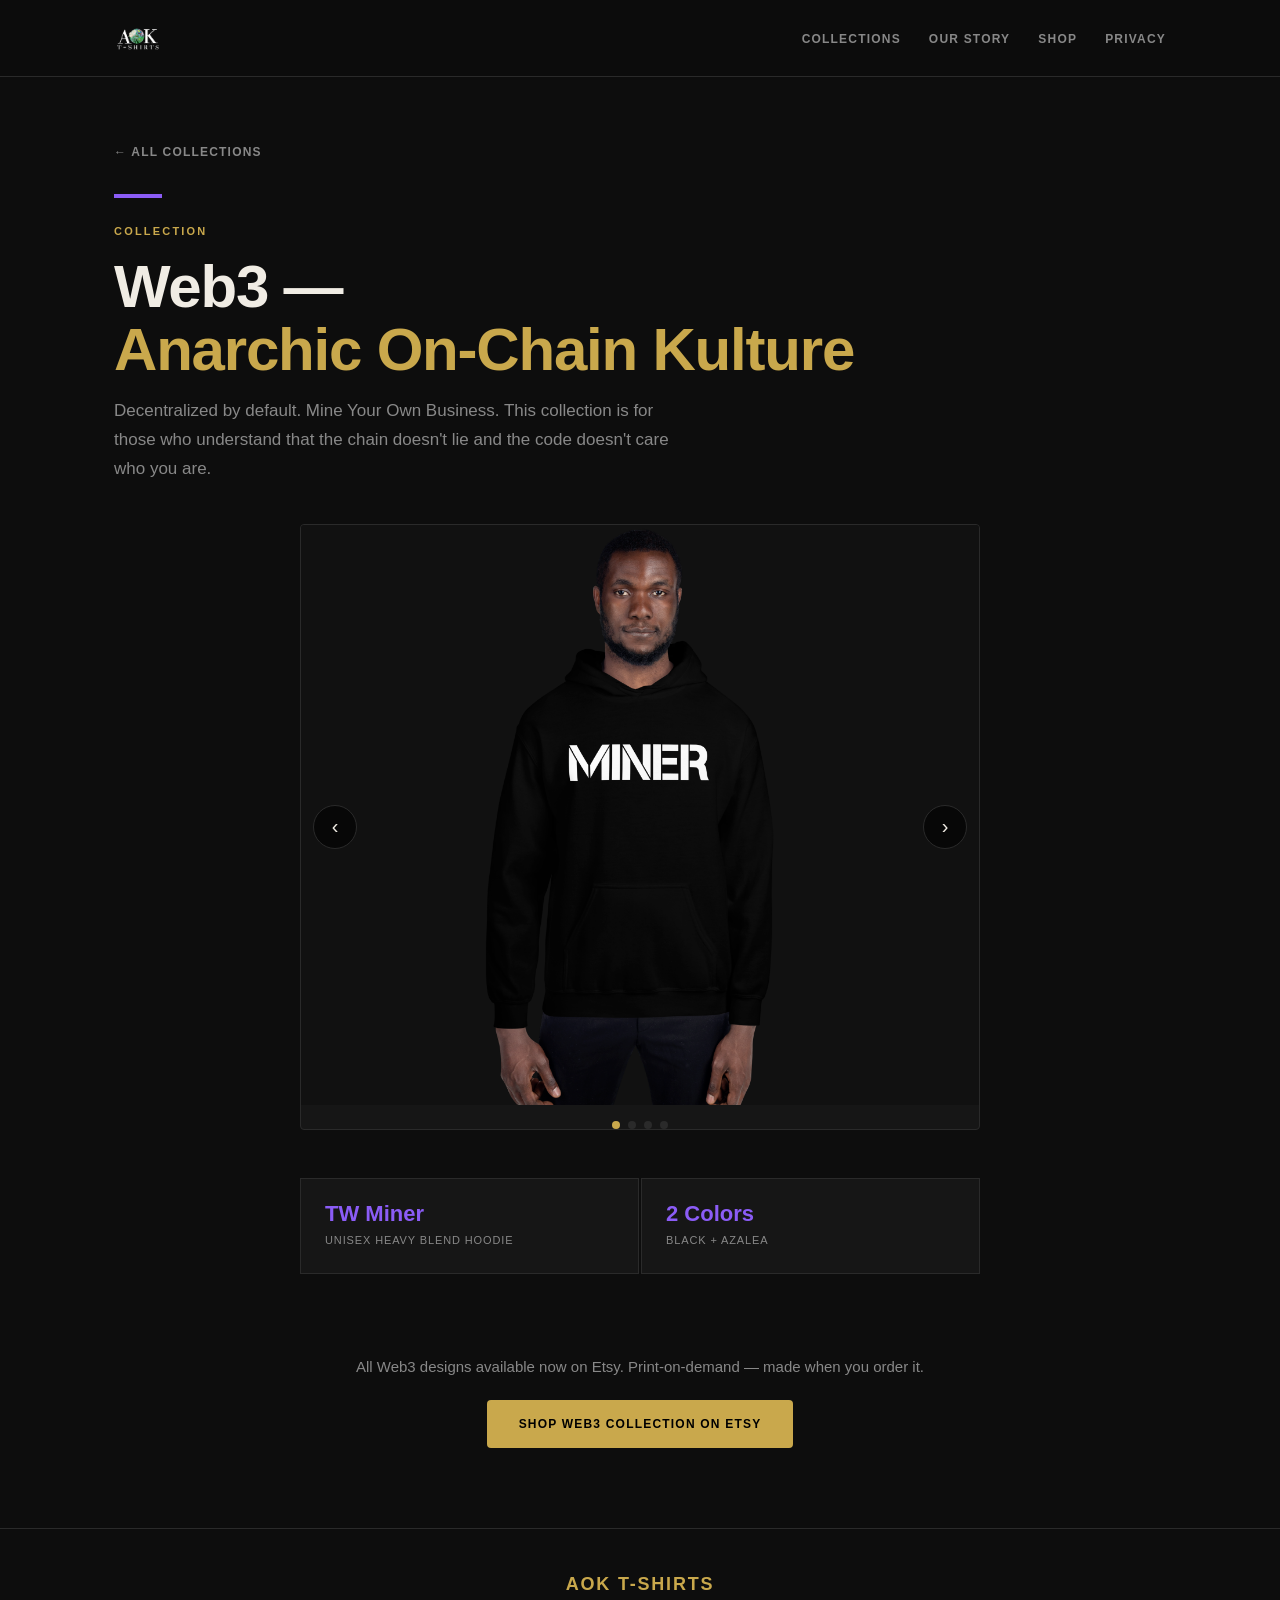
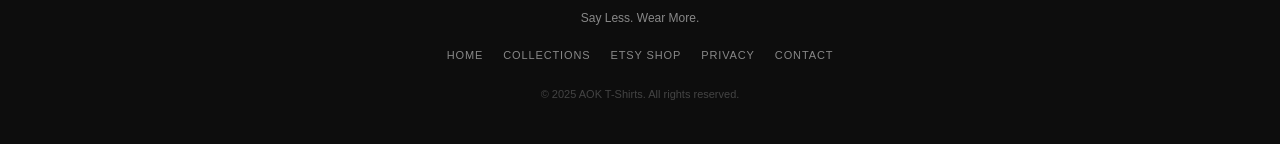
<file: web3.html>
<!DOCTYPE html>
<html lang="en">
<head>
  <meta charset="UTF-8">
  <meta name="viewport" content="width=device-width, initial-scale=1.0">
  <title>Web3 &amp; Crypto Collection | AOK T-Shirts</title>
  <meta name="description" content="Web3 and crypto culture apparel. Mine Your Own Business. AOK T-Shirts Web3 collection.">
  <link rel="icon" type="image/png" href="images/favicon.png">
  <link rel="stylesheet" href="style.css">
  <style>
    .collection-accent { color: #8b5cf6; }
    .collection-bar { height: 4px; background: #8b5cf6; width: 48px; margin-bottom: 24px; }
  </style>
</head>
<body>

  <nav>
    <div class="nav-inner">
      <a href="index.html" class="nav-logo"><img src="images/logo.png" alt="AOK T-Shirts"></a>
      <ul class="nav-links">
        <li><a href="index.html#collections">Collections</a></li>
        <li><a href="index.html#story">Our Story</a></li>
        <li><a href="https://www.etsy.com/shop/AOKTshirts" target="_blank" rel="noopener">Shop</a></li>
        <li><a href="index.html#privacy">Privacy</a></li>
      </ul>
    </div>
  </nav>

  <div class="collection-hero">
    <a href="index.html#collections" class="back-link">← All Collections</a>
    <div class="collection-bar"></div>
    <div class="section-label">Collection</div>
    <h1>Web3 —<br><em class="collection-accent">Anarchic On-Chain Kulture</em></h1>
    <p>Decentralized by default. Mine Your Own Business. This collection is for those who understand that the chain doesn't lie and the code doesn't care who you are.</p>
  </div>

  <div class="collection-body">

    <div class="carousel-wrap">
      <div class="carousel">
        <div class="carousel-track">
          <div class="carousel-slide active"><img src="images/web3-1.png" alt="TW Miner — Black Front"></div>
          <div class="carousel-slide"><img src="images/web3-4.png" alt="TW Miner — Black Back"></div>
          <div class="carousel-slide"><img src="images/web3-2.png" alt="TW Miner — Pink Front"></div>
          <div class="carousel-slide"><img src="images/web3-3.png" alt="TW Miner — Pink Back"></div>
        </div>
        <button class="carousel-btn carousel-prev">&#8249;</button>
        <button class="carousel-btn carousel-next">&#8250;</button>
        <div class="carousel-dots">
          <button class="carousel-dot active"></button>
          <button class="carousel-dot"></button>
          <button class="carousel-dot"></button>
          <button class="carousel-dot"></button>
        </div>
      </div>
    </div>

    <div style="max-width:680px; margin:0 auto;">
      <div style="display:grid; grid-template-columns:1fr 1fr; gap:2px; margin-bottom:32px;">
        <div class="stat-card">
          <div class="stat-number" style="font-size:22px; color:#8b5cf6;">TW Miner</div>
          <div class="stat-label">Unisex Heavy Blend Hoodie</div>
        </div>
        <div class="stat-card">
          <div class="stat-number" style="font-size:22px; color:#8b5cf6;">2 Colors</div>
          <div class="stat-label">Black + Azalea</div>
        </div>
      </div>

      <div class="collection-shop-cta">
        <p>All Web3 designs available now on Etsy. Print-on-demand — made when you order it.</p>
        <a class="btn btn-primary" href="https://www.etsy.com/shop/AOKTshirts" target="_blank" rel="noopener">Shop Web3 Collection on Etsy</a>
      </div>
    </div>

  </div>

  <footer>
    <div class="footer-inner">
      <div class="footer-logo">AOK T-SHIRTS</div>
      <div class="footer-tagline">Say Less. Wear More.</div>
      <div class="footer-links">
        <a href="index.html">Home</a>
        <a href="index.html#collections">Collections</a>
        <a href="https://www.etsy.com/shop/AOKTshirts" target="_blank" rel="noopener">Etsy Shop</a>
        <a href="index.html#privacy">Privacy</a>
        <a href="mailto:info@aoktshirts.com">Contact</a>
      </div>
      <div class="footer-copy">&copy; 2025 AOK T-Shirts. All rights reserved.</div>
    </div>
  </footer>

  <script src="carousel.js"></script>
</body>
</html>
</file>
<file: style.css>
:root {
  --bg: #0d0d0d;
  --surface: #161616;
  --border: #2a2a2a;
  --text: #f0ece4;
  --muted: #888;
  --gold: #c9a84c;
  --gold-light: #e8c96a;
  --sans: -apple-system, BlinkMacSystemFont, 'Segoe UI', Helvetica, Arial, sans-serif;
}

* { box-sizing: border-box; margin: 0; padding: 0; }

body {
  background: var(--bg);
  color: var(--text);
  font-family: var(--sans);
  font-size: 16px;
  line-height: 1.7;
}

a { color: var(--gold); text-decoration: none; }
a:hover { color: var(--gold-light); text-decoration: underline; }

/* NAV */
nav {
  position: sticky;
  top: 0;
  background: rgba(13,13,13,0.95);
  backdrop-filter: blur(8px);
  border-bottom: 1px solid var(--border);
  z-index: 100;
}
.nav-inner {
  max-width: 1100px;
  margin: 0 auto;
  padding: 14px 24px;
  display: flex;
  justify-content: space-between;
  align-items: center;
}
.nav-logo img { height: 48px; width: auto; display: block; }
.nav-links { display: flex; gap: 28px; list-style: none; }
.nav-links a {
  font-size: 12px;
  font-weight: 700;
  letter-spacing: 0.1em;
  text-transform: uppercase;
  color: var(--muted);
}
.nav-links a:hover { color: var(--text); text-decoration: none; }

/* HERO */
.hero {
  padding: 80px 24px 60px;
  text-align: center;
  max-width: 860px;
  margin: 0 auto;
}
.hero-tagline-img {
  width: 380px;
  max-width: 90%;
  border-radius: 50%;
  margin-bottom: 28px;
}
.hero-sub {
  font-size: 17px;
  color: var(--muted);
  max-width: 560px;
  margin: 0 auto 36px;
  line-height: 1.7;
}
.cta-group {
  display: flex;
  gap: 14px;
  justify-content: center;
  flex-wrap: wrap;
}
.btn {
  display: inline-block;
  padding: 14px 32px;
  border-radius: 4px;
  font-size: 12px;
  font-weight: 700;
  letter-spacing: 0.1em;
  text-transform: uppercase;
  cursor: pointer;
  transition: opacity 0.15s;
}
.btn:hover { opacity: 0.85; text-decoration: none; }
.btn-primary { background: var(--gold); color: #000; }
.btn-outline { border: 1px solid var(--border); color: var(--muted); }

/* DIVIDER */
.divider { border: none; border-top: 1px solid var(--border); margin: 0; }

/* SECTION */
section { max-width: 1100px; margin: 0 auto; padding: 80px 24px; }
.section-label {
  font-size: 11px;
  font-weight: 700;
  letter-spacing: 0.2em;
  text-transform: uppercase;
  color: var(--gold);
  margin-bottom: 14px;
}
h2 {
  font-size: clamp(26px, 4vw, 40px);
  font-weight: 800;
  letter-spacing: -0.02em;
  line-height: 1.2;
  margin-bottom: 40px;
}

/* COLLECTION GRID (home) */
.collection-grid {
  display: grid;
  grid-template-columns: repeat(auto-fit, minmax(240px, 1fr));
  gap: 2px;
}
.collection-card {
  background: var(--surface);
  border: 1px solid var(--border);
  overflow: hidden;
  text-decoration: none;
  display: block;
  transition: border-color 0.2s;
  position: relative;
}
.collection-card:hover { border-color: var(--gold); text-decoration: none; }
.collection-card img {
  width: 100%;
  aspect-ratio: 1;
  object-fit: cover;
  display: block;
  transition: transform 0.3s;
}
.collection-card:hover img { transform: scale(1.03); }
.collection-card-body { padding: 20px; }
.collection-card::before {
  content: '';
  position: absolute;
  top: 0; left: 0; right: 0;
  height: 3px;
  z-index: 1;
}
.card-poly::before { background: #2a9d8f; }
.card-fma::before { background: #c0392b; }
.card-web3::before { background: #8b5cf6; }
.card-omsc::before { background: var(--gold); }

.collection-card-name {
  font-size: 15px;
  font-weight: 800;
  letter-spacing: 0.08em;
  text-transform: uppercase;
  color: var(--text);
  margin-bottom: 6px;
}
.collection-card-desc {
  font-size: 12px;
  color: var(--muted);
  line-height: 1.5;
}
.collection-card-arrow {
  font-size: 18px;
  color: var(--gold);
  margin-top: 12px;
  display: block;
}

/* CAROUSEL */
.carousel-wrap {
  max-width: 680px;
  margin: 0 auto 48px;
  position: relative;
}
.carousel {
  position: relative;
  background: var(--surface);
  border: 1px solid var(--border);
  border-radius: 4px;
  overflow: hidden;
}
.carousel-track { position: relative; }
.carousel-slide {
  display: none;
  width: 100%;
}
.carousel-slide.active { display: block; }
.carousel-slide img {
  width: 100%;
  height: 580px;
  object-fit: contain;
  background: #111;
  display: block;
}
.carousel-btn {
  position: absolute;
  top: 50%;
  transform: translateY(-50%);
  background: rgba(0,0,0,0.6);
  border: 1px solid var(--border);
  color: var(--text);
  width: 44px;
  height: 44px;
  border-radius: 50%;
  font-size: 20px;
  cursor: pointer;
  display: flex;
  align-items: center;
  justify-content: center;
  z-index: 10;
  transition: background 0.15s;
}
.carousel-btn:hover { background: rgba(201,168,76,0.3); }
.carousel-prev { left: 12px; }
.carousel-next { right: 12px; }
.carousel-dots {
  display: flex;
  gap: 8px;
  justify-content: center;
  padding: 16px 0 0;
}
.carousel-dot {
  width: 8px;
  height: 8px;
  border-radius: 50%;
  background: var(--border);
  cursor: pointer;
  transition: background 0.2s;
  border: none;
}
.carousel-dot.active { background: var(--gold); }

/* COLLECTION PAGE HERO */
.collection-hero {
  padding: 60px 24px 40px;
  max-width: 1100px;
  margin: 0 auto;
}
.collection-hero .back-link {
  font-size: 12px;
  font-weight: 700;
  letter-spacing: 0.1em;
  text-transform: uppercase;
  color: var(--muted);
  display: inline-flex;
  align-items: center;
  gap: 6px;
  margin-bottom: 32px;
}
.collection-hero .back-link:hover { color: var(--gold); text-decoration: none; }
.collection-hero h1 {
  font-size: clamp(32px, 6vw, 60px);
  font-weight: 900;
  letter-spacing: -0.02em;
  line-height: 1.05;
  margin-bottom: 16px;
}
.collection-hero h1 em { font-style: normal; color: var(--gold); }
.collection-hero p {
  font-size: 17px;
  color: var(--muted);
  max-width: 560px;
  line-height: 1.7;
  margin-bottom: 0;
}

/* COLLECTION PAGE BODY */
.collection-body {
  max-width: 1100px;
  margin: 0 auto;
  padding: 0 24px 80px;
}
.collection-shop-cta {
  text-align: center;
  padding: 48px 0 0;
}
.collection-shop-cta p {
  color: var(--muted);
  margin-bottom: 20px;
  font-size: 15px;
}

/* STORY */
.story-layout {
  display: grid;
  grid-template-columns: 1fr 1fr;
  gap: 64px;
  align-items: center;
}
@media (max-width: 700px) { .story-layout { grid-template-columns: 1fr; gap: 32px; } }
.story-text p { color: var(--muted); margin-bottom: 16px; font-size: 16px; line-height: 1.8; }
.story-text p strong { color: var(--text); }
.story-stats { display: grid; grid-template-columns: 1fr 1fr; gap: 2px; }
.stat-card { background: var(--surface); border: 1px solid var(--border); padding: 24px; }
.stat-number { font-size: 32px; font-weight: 900; color: var(--gold); line-height: 1; margin-bottom: 6px; }
.stat-label { font-size: 11px; color: var(--muted); text-transform: uppercase; letter-spacing: 0.08em; }

/* ACRONYM */
.acronym-grid {
  display: grid;
  grid-template-columns: repeat(auto-fit, minmax(220px, 1fr));
  gap: 2px;
  margin-top: 8px;
}
.acronym-card { background: var(--surface); border: 1px solid var(--border); padding: 28px 24px; }
.acronym-letter { font-size: 40px; font-weight: 900; color: var(--gold); line-height: 1; margin-bottom: 10px; opacity: 0.25; }
.acronym-title { font-size: 15px; font-weight: 700; letter-spacing: 0.05em; margin-bottom: 8px; }
.acronym-desc { font-size: 13px; color: var(--muted); line-height: 1.5; }

/* PRIVACY */
.privacy-content h3 { font-size: 17px; font-weight: 700; margin: 32px 0 10px; }
.privacy-content h3:first-of-type { margin-top: 0; }
.privacy-content p { color: var(--muted); margin-bottom: 12px; font-size: 15px; line-height: 1.7; }
.privacy-content ul { color: var(--muted); font-size: 15px; line-height: 1.7; padding-left: 20px; margin-bottom: 12px; }
.privacy-content ul li { margin-bottom: 4px; }

/* FOOTER */
footer { border-top: 1px solid var(--border); padding: 40px 24px; text-align: center; }
.footer-inner { max-width: 1100px; margin: 0 auto; }
.footer-logo { font-size: 18px; font-weight: 900; letter-spacing: 0.1em; color: var(--gold); margin-bottom: 8px; }
.footer-tagline { font-size: 12px; color: var(--muted); margin-bottom: 18px; }
.footer-links { display: flex; gap: 20px; justify-content: center; flex-wrap: wrap; margin-bottom: 20px; }
.footer-links a { font-size: 11px; color: var(--muted); text-transform: uppercase; letter-spacing: 0.08em; }
.footer-copy { font-size: 11px; color: #444; }

/* RESPONSIVE */
@media (max-width: 600px) {
  .nav-links { display: none; }
  .hero { padding: 50px 20px 50px; }
  section { padding: 60px 20px; }
  .carousel-slide img { height: 360px; }
  .hero-tagline-img { width: 280px; }
}
</file>
